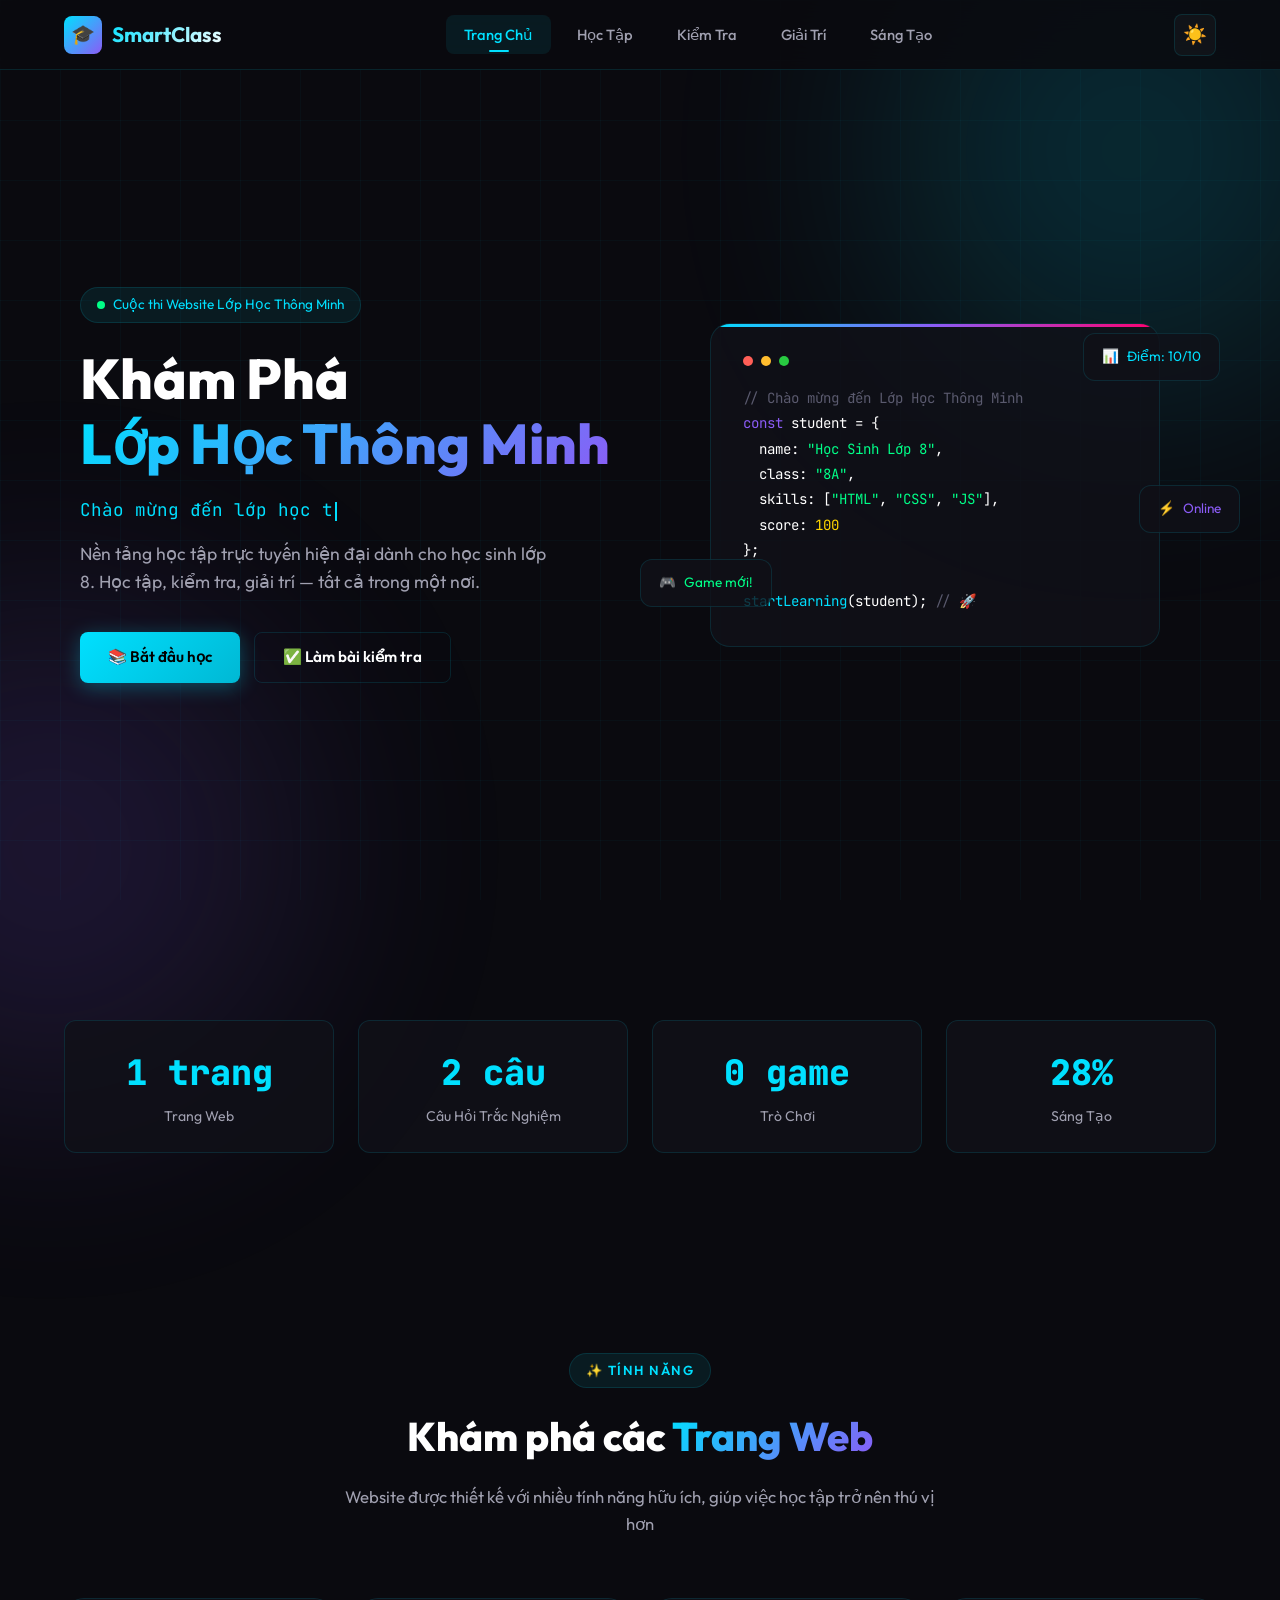
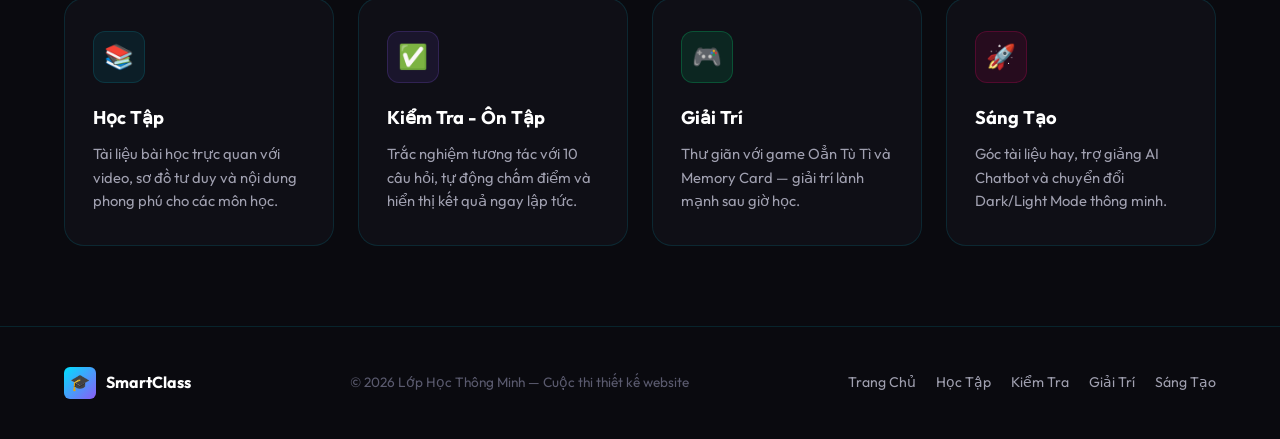
<file: index.html>
<!DOCTYPE html>
<html lang="vi" data-theme="dark">
<head>
  <meta charset="UTF-8">
  <meta name="viewport" content="width=device-width, initial-scale=1.0">
  <meta name="description" content="Website Lớp Học Thông Minh - Nền tảng học tập, kiểm tra và giải trí dành cho học sinh lớp 8">
  <title>Lớp Học Thông Minh | Trang Chủ</title>
  <link rel="stylesheet" href="css/style.css">
</head>
<body>

  <!-- Background Effects -->
  <div class="bg-grid"></div>
  <div class="bg-glow glow-1"></div>
  <div class="bg-glow glow-2"></div>

  <!-- Navbar -->
  <nav class="navbar" id="navbar">
    <div class="container">
      <a href="index.html" class="nav-logo">
        <div class="logo-icon">🎓</div>
        <span>SmartClass</span>
      </a>

      <div class="nav-links" id="navLinks">
        <a href="index.html">Trang Chủ</a>
        <a href="pages/hoc-tap.html">Học Tập</a>
        <a href="pages/kiem-tra.html">Kiểm Tra</a>
        <a href="pages/giai-tri.html">Giải Trí</a>
        <a href="pages/sang-tao.html">Sáng Tạo</a>
      </div>

      <div style="display:flex;align-items:center;gap:10px;">
        <button class="theme-toggle" id="themeToggle" onclick="toggleTheme()" title="Đổi giao diện">🌙</button>
        <button class="nav-hamburger" id="navHamburger">
          <span></span><span></span><span></span>
        </button>
      </div>
    </div>
  </nav>

  <!-- Hero Section -->
  <section class="hero" id="hero">
    <div class="container">
      <div class="hero-content">
        <div class="hero-badge">
          <span class="dot"></span>
          Cuộc thi Website Lớp Học Thông Minh
        </div>

        <h1>
          Khám Phá <br>
          <span class="highlight">Lớp Học Thông Minh</span>
        </h1>

        <div class="hero-typing" id="typingText"></div>

        <p>
          Nền tảng học tập trực tuyến hiện đại dành cho học sinh lớp 8. 
          Học tập, kiểm tra, giải trí — tất cả trong một nơi.
        </p>

        <div class="hero-btns">
          <a href="pages/hoc-tap.html" class="btn btn-primary">📚 Bắt đầu học</a>
          <a href="pages/kiem-tra.html" class="btn btn-outline">✅ Làm bài kiểm tra</a>
        </div>
      </div>

      <div class="hero-visual">
        <div class="hero-card">
          <div class="hero-card-header">
            <div class="dot"></div>
            <div class="dot"></div>
            <div class="dot"></div>
          </div>
          <div class="hero-card-code">
            <span class="comment">// Chào mừng đến Lớp Học Thông Minh</span><br>
            <span class="keyword">const</span> student = {<br>
            &nbsp;&nbsp;name: <span class="string">"Học Sinh Lớp 8"</span>,<br>
            &nbsp;&nbsp;class: <span class="string">"8A"</span>,<br>
            &nbsp;&nbsp;skills: [<span class="string">"HTML"</span>, <span class="string">"CSS"</span>, <span class="string">"JS"</span>],<br>
            &nbsp;&nbsp;score: <span class="number">100</span><br>
            };<br><br>
            <span class="function">startLearning</span>(student); <span class="comment">// 🚀</span>
          </div>
        </div>

        <div class="float-element fe-1">
          📊 <span class="text-cyan">Điểm: 10/10</span>
        </div>
        <div class="float-element fe-2">
          🎮 <span class="text-green">Game mới!</span>
        </div>
        <div class="float-element fe-3">
          ⚡ <span class="text-purple">Online</span>
        </div>
      </div>
    </div>
  </section>

  <!-- Stats Section -->
  <section class="section">
    <div class="container">
      <div class="stats-bar animate-in">
        <div class="stat-item">
          <div class="stat-number" data-target="5" data-suffix=" trang">0</div>
          <div class="stat-label">Trang Web</div>
        </div>
        <div class="stat-item">
          <div class="stat-number" data-target="10" data-suffix=" câu">0</div>
          <div class="stat-label">Câu Hỏi Trắc Nghiệm</div>
        </div>
        <div class="stat-item">
          <div class="stat-number" data-target="2" data-suffix=" game">0</div>
          <div class="stat-label">Trò Chơi</div>
        </div>
        <div class="stat-item">
          <div class="stat-number" data-target="100" data-suffix="%">0</div>
          <div class="stat-label">Sáng Tạo</div>
        </div>
      </div>
    </div>
  </section>

  <!-- Features Section -->
  <section class="section" id="features">
    <div class="container">
      <div class="section-header animate-in">
        <div class="section-tag">✨ Tính năng</div>
        <h2>Khám phá các <span class="highlight">Trang Web</span></h2>
        <p>Website được thiết kế với nhiều tính năng hữu ích, giúp việc học tập trở nên thú vị hơn</p>
      </div>

      <div class="features-grid">
        <div class="feature-card animate-in">
          <div class="card-icon">📚</div>
          <h3>Học Tập</h3>
          <p>Tài liệu bài học trực quan với video, sơ đồ tư duy và nội dung phong phú cho các môn học.</p>
        </div>
        <div class="feature-card card-purple animate-in">
          <div class="card-icon">✅</div>
          <h3>Kiểm Tra - Ôn Tập</h3>
          <p>Trắc nghiệm tương tác với 10 câu hỏi, tự động chấm điểm và hiển thị kết quả ngay lập tức.</p>
        </div>
        <div class="feature-card card-green animate-in">
          <div class="card-icon">🎮</div>
          <h3>Giải Trí</h3>
          <p>Thư giãn với game Oẳn Tù Tì và Memory Card — giải trí lành mạnh sau giờ học.</p>
        </div>
        <div class="feature-card card-pink animate-in">
          <div class="card-icon">🚀</div>
          <h3>Sáng Tạo</h3>
          <p>Góc tài liệu hay, trợ giảng AI Chatbot và chuyển đổi Dark/Light Mode thông minh.</p>
        </div>
      </div>
    </div>
  </section>

  <!-- Footer -->
  <footer class="footer">
    <div class="container">
      <div class="footer-brand">
        <div class="logo-icon">🎓</div>
        <span>SmartClass</span>
      </div>
      <p>© 2026 Lớp Học Thông Minh — Cuộc thi thiết kế website</p>
      <div class="footer-links">
        <a href="index.html">Trang Chủ</a>
        <a href="pages/hoc-tap.html">Học Tập</a>
        <a href="pages/kiem-tra.html">Kiểm Tra</a>
        <a href="pages/giai-tri.html">Giải Trí</a>
        <a href="pages/sang-tao.html">Sáng Tạo</a>
      </div>
    </div>
  </footer>

  <script src="js/script.js"></script>
</body>
</html>
</file>
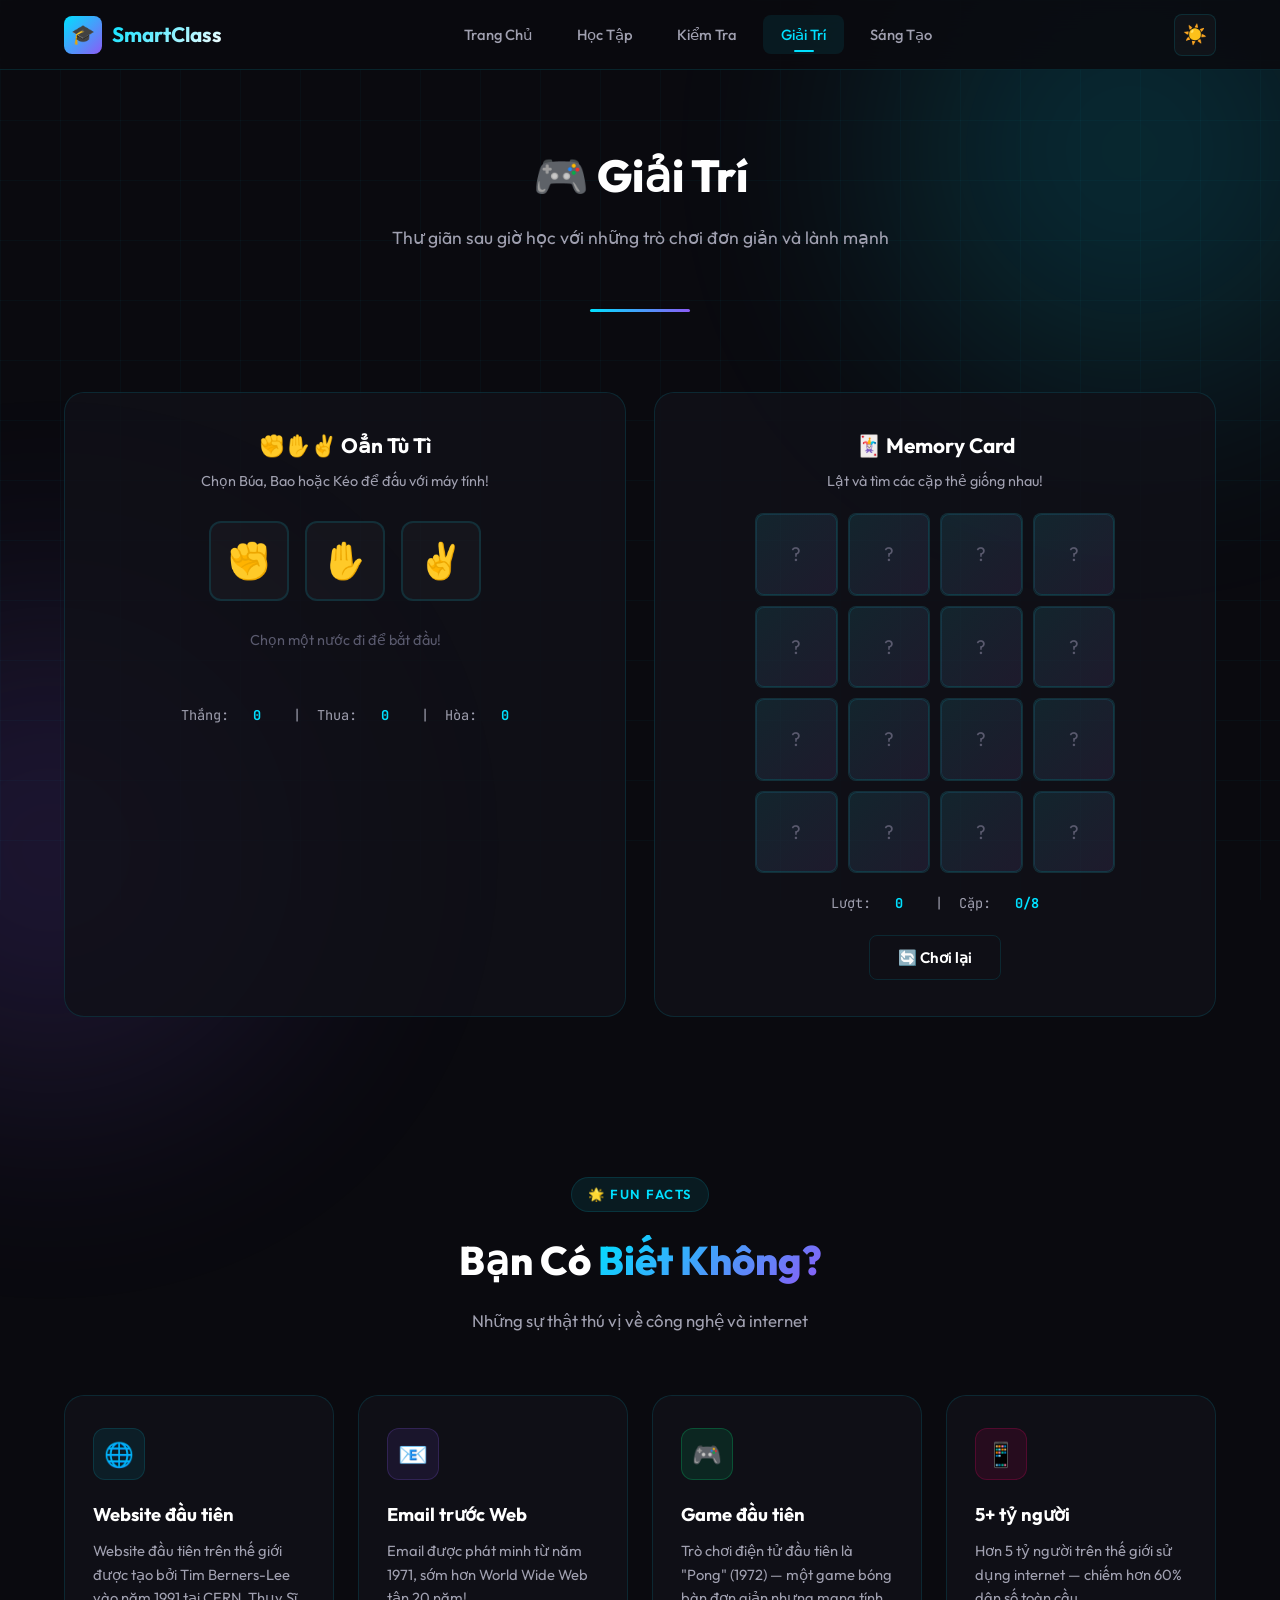
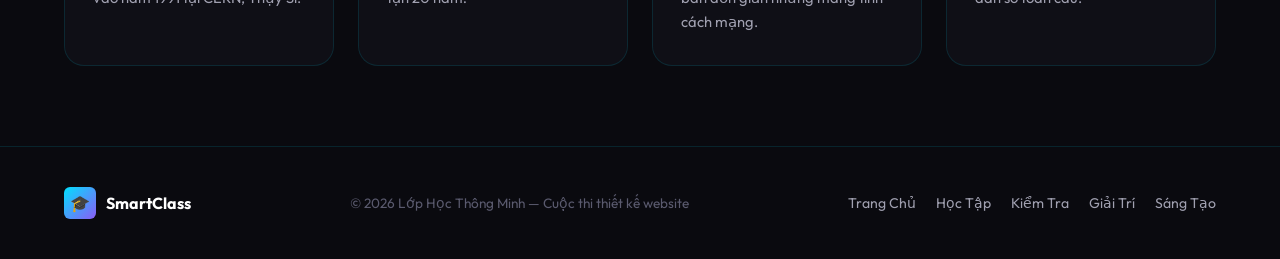
<file: pages/giai-tri.html>
<!DOCTYPE html>
<html lang="vi" data-theme="dark">
<head>
  <meta charset="UTF-8">
  <meta name="viewport" content="width=device-width, initial-scale=1.0">
  <meta name="description" content="Giải trí - Trò chơi thư giãn lành mạnh: Oẳn Tù Tì và Memory Card">
  <title>Giải Trí | Lớp Học Thông Minh</title>
  <link rel="stylesheet" href="../css/style.css">
</head>
<body>

  <div class="bg-grid"></div>
  <div class="bg-glow glow-1"></div>
  <div class="bg-glow glow-2"></div>

  <!-- Navbar -->
  <nav class="navbar">
    <div class="container">
      <a href="../index.html" class="nav-logo">
        <div class="logo-icon">🎓</div>
        <span>SmartClass</span>
      </a>
      <div class="nav-links" id="navLinks">
        <a href="../index.html">Trang Chủ</a>
        <a href="hoc-tap.html">Học Tập</a>
        <a href="kiem-tra.html">Kiểm Tra</a>
        <a href="giai-tri.html">Giải Trí</a>
        <a href="sang-tao.html">Sáng Tạo</a>
      </div>
      <div style="display:flex;align-items:center;gap:10px;">
        <button class="theme-toggle" id="themeToggle" onclick="toggleTheme()" title="Đổi giao diện">🌙</button>
        <button class="nav-hamburger" id="navHamburger">
          <span></span><span></span><span></span>
        </button>
      </div>
    </div>
  </nav>

  <!-- Page Header -->
  <section class="page-header">
    <div class="container">
      <h1>🎮 Giải Trí</h1>
      <p>Thư giãn sau giờ học với những trò chơi đơn giản và lành mạnh</p>
    </div>
  </section>

  <!-- Games Section -->
  <section class="section">
    <div class="container">
      <div class="games-grid">

        <!-- Rock Paper Scissors -->
        <div class="rps-game animate-in">
          <h3>✊✋✌️ Oẳn Tù Tì</h3>
          <p class="game-desc">Chọn Búa, Bao hoặc Kéo để đấu với máy tính!</p>

          <div class="rps-choices">
            <button class="rps-btn" onclick="playRPS('✊')" title="Búa">✊</button>
            <button class="rps-btn" onclick="playRPS('✋')" title="Bao">✋</button>
            <button class="rps-btn" onclick="playRPS('✌️')" title="Kéo">✌️</button>
          </div>

          <div class="rps-result" id="rpsResult">
            <p style="color: var(--text-muted); font-size: 0.9rem;">Chọn một nước đi để bắt đầu!</p>
          </div>

          <div class="rps-score" id="rpsScoreBoard">
            Thắng: <span>0</span> &nbsp;|&nbsp; 
            Thua: <span>0</span> &nbsp;|&nbsp; 
            Hòa: <span>0</span>
          </div>
        </div>

        <!-- Memory Card Game -->
        <div class="memory-game animate-in">
          <h3>🃏 Memory Card</h3>
          <p class="game-desc">Lật và tìm các cặp thẻ giống nhau!</p>

          <div class="memory-board" id="memoryBoard">
            <!-- Cards rendered by JS -->
          </div>

          <div class="memory-stats" id="memoryStats">
            Lượt: <span>0</span> &nbsp;|&nbsp; 
            Cặp: <span>0/8</span>
          </div>

          <button class="btn btn-outline mt-40" onclick="initMemoryGame()" style="margin: 20px auto 0; display: block;">
            🔄 Chơi lại
          </button>
        </div>

      </div>
    </div>
  </section>

  <!-- Fun Facts Section -->
  <section class="section">
    <div class="container">
      <div class="section-header animate-in">
        <div class="section-tag">🌟 Fun Facts</div>
        <h2>Bạn Có <span class="highlight">Biết Không?</span></h2>
        <p>Những sự thật thú vị về công nghệ và internet</p>
      </div>

      <div class="features-grid">
        <div class="feature-card animate-in">
          <div class="card-icon">🌐</div>
          <h3>Website đầu tiên</h3>
          <p>Website đầu tiên trên thế giới được tạo bởi Tim Berners-Lee vào năm 1991 tại CERN, Thụy Sĩ.</p>
        </div>
        <div class="feature-card card-purple animate-in">
          <div class="card-icon">📧</div>
          <h3>Email trước Web</h3>
          <p>Email được phát minh từ năm 1971, sớm hơn World Wide Web tận 20 năm!</p>
        </div>
        <div class="feature-card card-green animate-in">
          <div class="card-icon">🎮</div>
          <h3>Game đầu tiên</h3>
          <p>Trò chơi điện tử đầu tiên là "Pong" (1972) — một game bóng bàn đơn giản nhưng mang tính cách mạng.</p>
        </div>
        <div class="feature-card card-pink animate-in">
          <div class="card-icon">📱</div>
          <h3>5+ tỷ người</h3>
          <p>Hơn 5 tỷ người trên thế giới sử dụng internet — chiếm hơn 60% dân số toàn cầu.</p>
        </div>
      </div>
    </div>
  </section>

  <!-- Footer -->
  <footer class="footer">
    <div class="container">
      <div class="footer-brand">
        <div class="logo-icon">🎓</div>
        <span>SmartClass</span>
      </div>
      <p>© 2026 Lớp Học Thông Minh — Cuộc thi thiết kế website</p>
      <div class="footer-links">
        <a href="../index.html">Trang Chủ</a>
        <a href="hoc-tap.html">Học Tập</a>
        <a href="kiem-tra.html">Kiểm Tra</a>
        <a href="giai-tri.html">Giải Trí</a>
        <a href="sang-tao.html">Sáng Tạo</a>
      </div>
    </div>
  </footer>

  <script src="../js/script.js"></script>
</body>
</html>
</file>
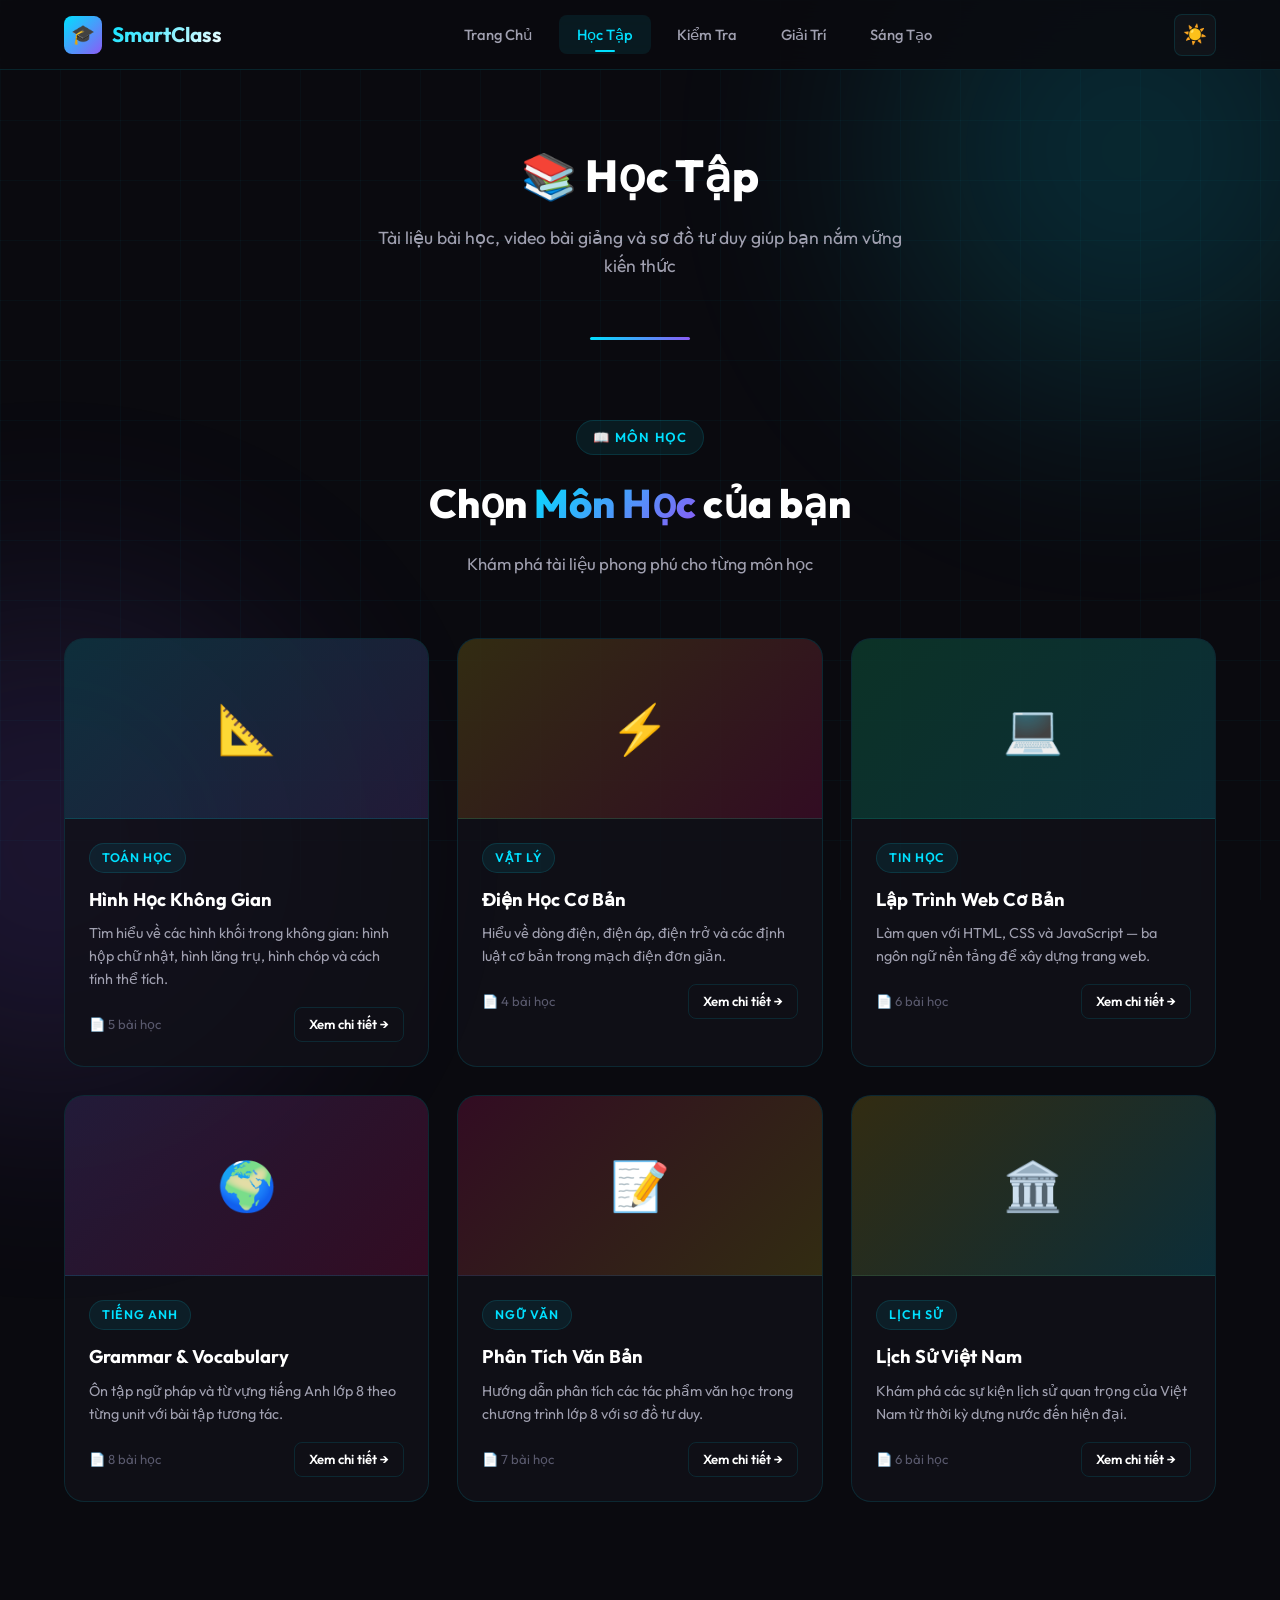
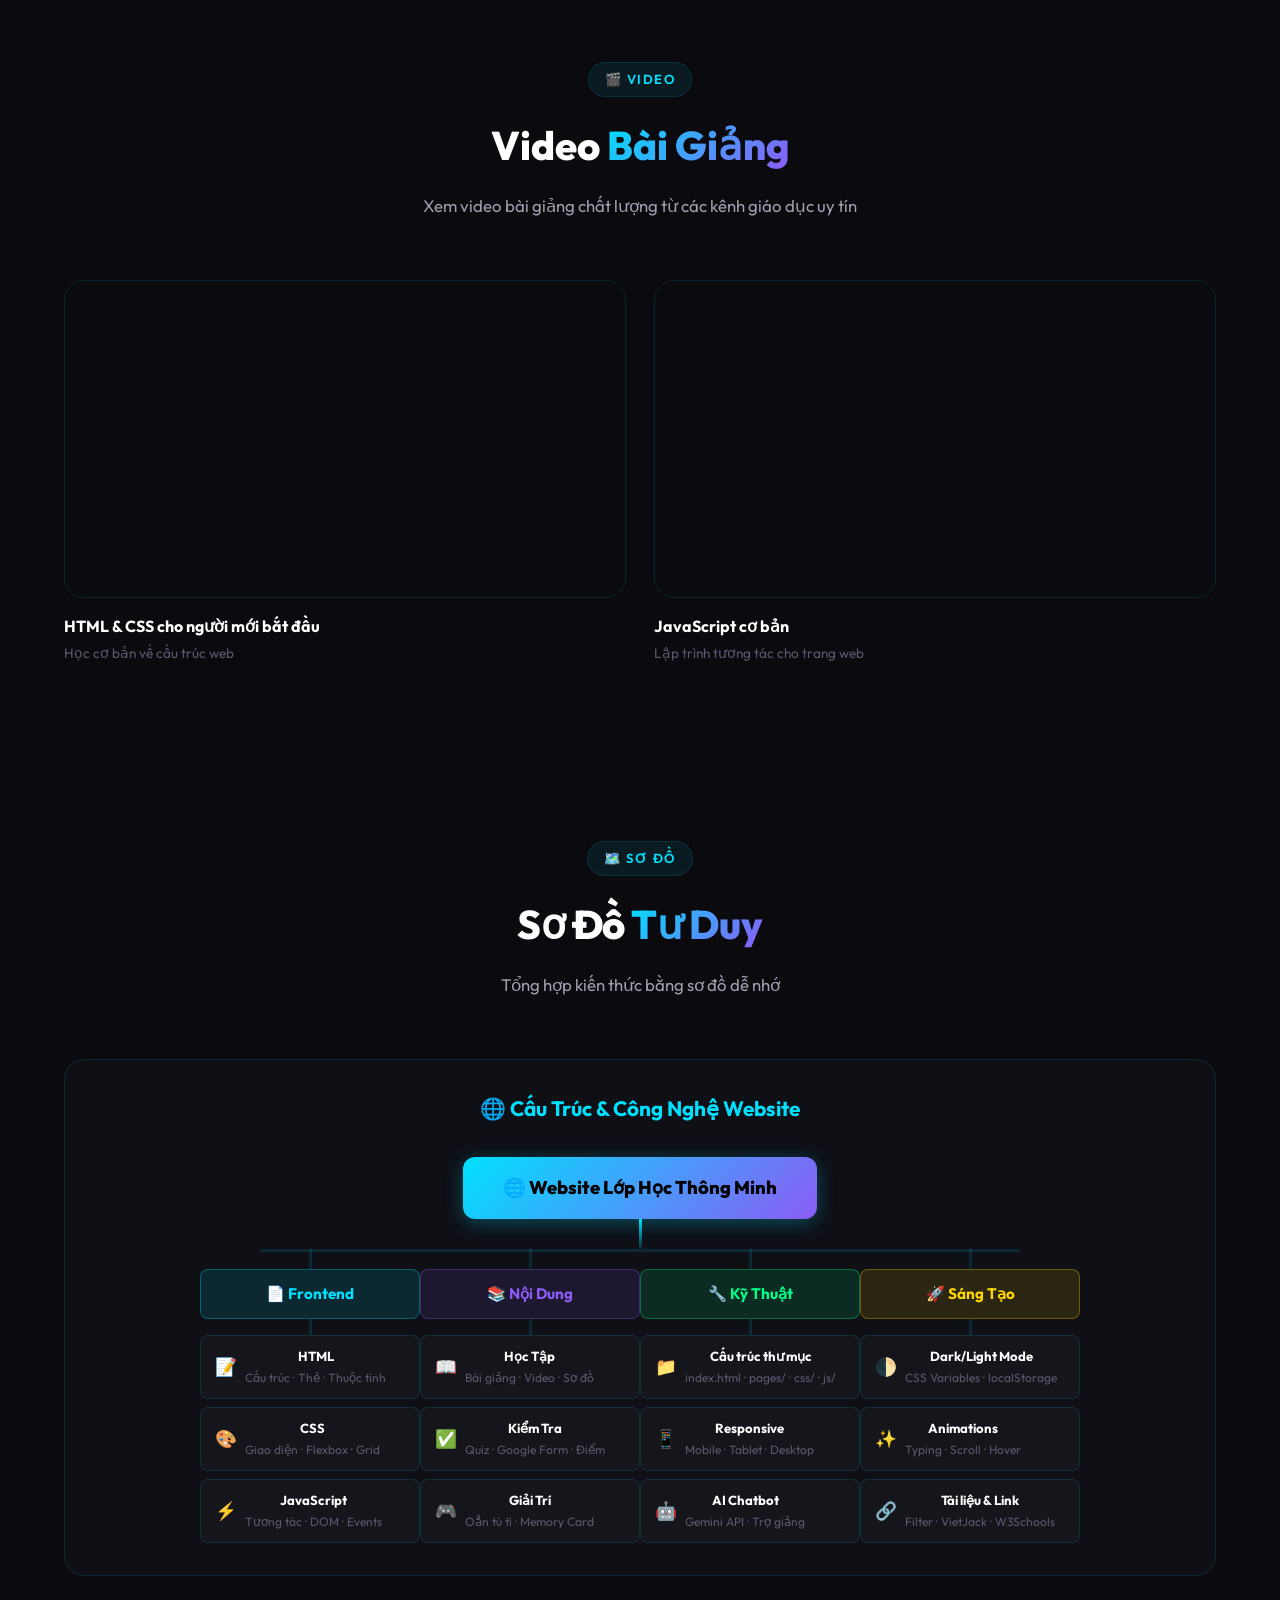
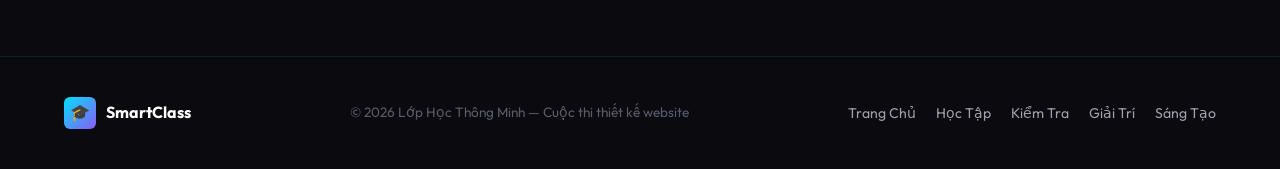
<file: pages/hoc-tap.html>
<!DOCTYPE html>
<html lang="vi" data-theme="dark">
<head>
  <meta charset="UTF-8">
  <meta name="viewport" content="width=device-width, initial-scale=1.0">
  <meta name="description" content="Trang Học Tập - Tài liệu, video bài giảng và sơ đồ tư duy cho các môn học">
  <title>Học Tập | Lớp Học Thông Minh</title>
  <link rel="stylesheet" href="../css/style.css">
</head>
<body>

  <div class="bg-grid"></div>
  <div class="bg-glow glow-1"></div>
  <div class="bg-glow glow-2"></div>

  <!-- Navbar -->
  <nav class="navbar">
    <div class="container">
      <a href="../index.html" class="nav-logo">
        <div class="logo-icon">🎓</div>
        <span>SmartClass</span>
      </a>
      <div class="nav-links" id="navLinks">
        <a href="../index.html">Trang Chủ</a>
        <a href="hoc-tap.html">Học Tập</a>
        <a href="kiem-tra.html">Kiểm Tra</a>
        <a href="giai-tri.html">Giải Trí</a>
        <a href="sang-tao.html">Sáng Tạo</a>
      </div>
      <div style="display:flex;align-items:center;gap:10px;">
        <button class="theme-toggle" id="themeToggle" onclick="toggleTheme()" title="Đổi giao diện">🌙</button>
        <button class="nav-hamburger" id="navHamburger">
          <span></span><span></span><span></span>
        </button>
      </div>
    </div>
  </nav>

  <!-- Page Header -->
  <section class="page-header">
    <div class="container">
      <h1>📚 Học Tập</h1>
      <p>Tài liệu bài học, video bài giảng và sơ đồ tư duy giúp bạn nắm vững kiến thức</p>
    </div>
  </section>

  <!-- Learning Cards -->
  <section class="section">
    <div class="container">
      <div class="section-header animate-in">
        <div class="section-tag">📖 Môn học</div>
        <h2>Chọn <span class="highlight">Môn Học</span> của bạn</h2>
        <p>Khám phá tài liệu phong phú cho từng môn học</p>
      </div>

      <div class="learning-grid">
        <!-- Toán -->
        <div class="learning-card animate-in">
          <div class="card-thumb-placeholder" style="background: linear-gradient(135deg, rgba(0,224,255,0.15), rgba(139,92,246,0.15));">📐</div>
          <div class="card-body">
            <div class="card-tag">Toán học</div>
            <h3>Hình Học Không Gian</h3>
            <p>Tìm hiểu về các hình khối trong không gian: hình hộp chữ nhật, hình lăng trụ, hình chóp và cách tính thể tích.</p>
            <div class="card-footer">
              <span style="color: var(--text-muted); font-size: 0.82rem;">📄 5 bài học</span>
              <span class="btn btn-outline" style="padding: 6px 14px; font-size: 0.82rem;">Xem chi tiết →</span>
            </div>
          </div>
        </div>

        <!-- Vật Lý -->
        <div class="learning-card animate-in">
          <div class="card-thumb-placeholder" style="background: linear-gradient(135deg, rgba(255,214,0,0.15), rgba(255,0,110,0.15));">⚡</div>
          <div class="card-body">
            <div class="card-tag">Vật Lý</div>
            <h3>Điện Học Cơ Bản</h3>
            <p>Hiểu về dòng điện, điện áp, điện trở và các định luật cơ bản trong mạch điện đơn giản.</p>
            <div class="card-footer">
              <span style="color: var(--text-muted); font-size: 0.82rem;">📄 4 bài học</span>
              <span class="btn btn-outline" style="padding: 6px 14px; font-size: 0.82rem;">Xem chi tiết →</span>
            </div>
          </div>
        </div>

        <!-- Tin Học -->
        <div class="learning-card animate-in">
          <div class="card-thumb-placeholder" style="background: linear-gradient(135deg, rgba(0,255,136,0.15), rgba(0,224,255,0.15));">💻</div>
          <div class="card-body">
            <div class="card-tag">Tin Học</div>
            <h3>Lập Trình Web Cơ Bản</h3>
            <p>Làm quen với HTML, CSS và JavaScript — ba ngôn ngữ nền tảng để xây dựng trang web.</p>
            <div class="card-footer">
              <span style="color: var(--text-muted); font-size: 0.82rem;">📄 6 bài học</span>
              <span class="btn btn-outline" style="padding: 6px 14px; font-size: 0.82rem;">Xem chi tiết →</span>
            </div>
          </div>
        </div>

        <!-- Tiếng Anh -->
        <div class="learning-card animate-in">
          <div class="card-thumb-placeholder" style="background: linear-gradient(135deg, rgba(139,92,246,0.15), rgba(255,0,110,0.15));">🌍</div>
          <div class="card-body">
            <div class="card-tag">Tiếng Anh</div>
            <h3>Grammar & Vocabulary</h3>
            <p>Ôn tập ngữ pháp và từ vựng tiếng Anh lớp 8 theo từng unit với bài tập tương tác.</p>
            <div class="card-footer">
              <span style="color: var(--text-muted); font-size: 0.82rem;">📄 8 bài học</span>
              <span class="btn btn-outline" style="padding: 6px 14px; font-size: 0.82rem;">Xem chi tiết →</span>
            </div>
          </div>
        </div>

        <!-- Ngữ Văn -->
        <div class="learning-card animate-in">
          <div class="card-thumb-placeholder" style="background: linear-gradient(135deg, rgba(255,0,110,0.15), rgba(255,214,0,0.15));">📝</div>
          <div class="card-body">
            <div class="card-tag">Ngữ Văn</div>
            <h3>Phân Tích Văn Bản</h3>
            <p>Hướng dẫn phân tích các tác phẩm văn học trong chương trình lớp 8 với sơ đồ tư duy.</p>
            <div class="card-footer">
              <span style="color: var(--text-muted); font-size: 0.82rem;">📄 7 bài học</span>
              <span class="btn btn-outline" style="padding: 6px 14px; font-size: 0.82rem;">Xem chi tiết →</span>
            </div>
          </div>
        </div>

        <!-- Lịch Sử -->
        <div class="learning-card animate-in">
          <div class="card-thumb-placeholder" style="background: linear-gradient(135deg, rgba(255,214,0,0.15), rgba(0,224,255,0.15));">🏛️</div>
          <div class="card-body">
            <div class="card-tag">Lịch Sử</div>
            <h3>Lịch Sử Việt Nam</h3>
            <p>Khám phá các sự kiện lịch sử quan trọng của Việt Nam từ thời kỳ dựng nước đến hiện đại.</p>
            <div class="card-footer">
              <span style="color: var(--text-muted); font-size: 0.82rem;">📄 6 bài học</span>
              <span class="btn btn-outline" style="padding: 6px 14px; font-size: 0.82rem;">Xem chi tiết →</span>
            </div>
          </div>
        </div>
      </div>
    </div>
  </section>

  <!-- Video Section -->
  <section class="section">
    <div class="container">
      <div class="section-header animate-in">
        <div class="section-tag">🎬 Video</div>
        <h2>Video <span class="highlight">Bài Giảng</span></h2>
        <p>Xem video bài giảng chất lượng từ các kênh giáo dục uy tín</p>
      </div>

      <div class="learning-grid" style="grid-template-columns: repeat(auto-fit, minmax(380px, 1fr));">
        <div class="animate-in">
          <div class="video-container">
            <iframe src="https://www.youtube.com/embed/qz0aGYrrlhU" title="HTML CSS Tutorial" allowfullscreen></iframe>
          </div>
          <div style="padding: 16px 0;">
            <h3 style="font-size: 1rem; margin-bottom: 4px;">HTML & CSS cho người mới bắt đầu</h3>
            <p style="color: var(--text-muted); font-size: 0.85rem;">Học cơ bản về cấu trúc web</p>
          </div>
        </div>

        <div class="animate-in">
          <div class="video-container">
            <iframe src="https://www.youtube.com/embed/W6NZfCO5SIk" title="JavaScript Tutorial" allowfullscreen></iframe>
          </div>
          <div style="padding: 16px 0;">
            <h3 style="font-size: 1rem; margin-bottom: 4px;">JavaScript cơ bản</h3>
            <p style="color: var(--text-muted); font-size: 0.85rem;">Lập trình tương tác cho trang web</p>
          </div>
        </div>
      </div>
    </div>
  </section>

  <!-- Mindmap / Diagram Section -->
  <section class="section">
    <div class="container">
      <div class="section-header animate-in">
        <div class="section-tag">🗺️ Sơ đồ</div>
        <h2>Sơ Đồ <span class="highlight">Tư Duy</span></h2>
        <p>Tổng hợp kiến thức bằng sơ đồ dễ nhớ</p>
      </div>

      <div class="diagram-container animate-in" style="overflow-x: auto;">
        <div style="text-align: center; min-width: 700px;">
          <h3 style="margin-bottom: 32px; color: var(--cyan-primary); font-size: 1.3rem;">🌐 Cấu Trúc & Công Nghệ Website</h3>
          
          <div style="display: flex; flex-direction: column; align-items: center; gap: 0;">
            <!-- Level 0: Root -->
            <div style="padding: 16px 40px; background: linear-gradient(135deg, var(--cyan-primary), var(--accent-purple)); color: #000; font-weight: 800; border-radius: var(--radius-md); font-size: 1.15rem; box-shadow: 0 4px 20px var(--cyan-glow);">
              🌐 Website Lớp Học Thông Minh
            </div>
            <div style="width: 3px; height: 30px; background: linear-gradient(var(--cyan-primary), var(--border-glass));"></div>
            
            <!-- Level 1: Main branches -->
            <div style="display: flex; gap: 0; position: relative; width: 100%; justify-content: center;">
              <!-- Horizontal connector line -->
              <div style="position: absolute; top: 0; left: 15%; right: 15%; height: 3px; background: var(--border-glass);"></div>
              
              <!-- Branch 1: Frontend -->
              <div style="flex: 1; max-width: 220px; display: flex; flex-direction: column; align-items: center;">
                <div style="width: 3px; height: 20px; background: var(--border-glass);"></div>
                <div style="padding: 12px 20px; background: rgba(0,224,255,0.12); border: 1.5px solid rgba(0,224,255,0.3); border-radius: var(--radius-sm); font-weight: 700; font-size: 0.95rem; color: var(--cyan-primary); width: 100%; text-align: center;">
                  📄 Frontend
                </div>
                <div style="width: 3px; height: 16px; background: var(--border-glass);"></div>
                <div style="display: flex; flex-direction: column; gap: 8px; width: 100%;">
                  <div style="padding: 10px 14px; background: var(--bg-glass); border: 1px solid var(--border-glass); border-radius: 8px; font-size: 0.82rem; display: flex; align-items: center; gap: 8px;">
                    <span style="font-size: 1.1rem;">📝</span>
                    <div><strong>HTML</strong><br><span style="color: var(--text-muted); font-size: 0.75rem;">Cấu trúc · Thẻ · Thuộc tính</span></div>
                  </div>
                  <div style="padding: 10px 14px; background: var(--bg-glass); border: 1px solid var(--border-glass); border-radius: 8px; font-size: 0.82rem; display: flex; align-items: center; gap: 8px;">
                    <span style="font-size: 1.1rem;">🎨</span>
                    <div><strong>CSS</strong><br><span style="color: var(--text-muted); font-size: 0.75rem;">Giao diện · Flexbox · Grid</span></div>
                  </div>
                  <div style="padding: 10px 14px; background: var(--bg-glass); border: 1px solid var(--border-glass); border-radius: 8px; font-size: 0.82rem; display: flex; align-items: center; gap: 8px;">
                    <span style="font-size: 1.1rem;">⚡</span>
                    <div><strong>JavaScript</strong><br><span style="color: var(--text-muted); font-size: 0.75rem;">Tương tác · DOM · Events</span></div>
                  </div>
                </div>
              </div>

              <!-- Branch 2: Nội dung -->
              <div style="flex: 1; max-width: 220px; display: flex; flex-direction: column; align-items: center;">
                <div style="width: 3px; height: 20px; background: var(--border-glass);"></div>
                <div style="padding: 12px 20px; background: rgba(139,92,246,0.12); border: 1.5px solid rgba(139,92,246,0.3); border-radius: var(--radius-sm); font-weight: 700; font-size: 0.95rem; color: var(--accent-purple); width: 100%; text-align: center;">
                  📚 Nội Dung
                </div>
                <div style="width: 3px; height: 16px; background: var(--border-glass);"></div>
                <div style="display: flex; flex-direction: column; gap: 8px; width: 100%;">
                  <div style="padding: 10px 14px; background: var(--bg-glass); border: 1px solid var(--border-glass); border-radius: 8px; font-size: 0.82rem; display: flex; align-items: center; gap: 8px;">
                    <span style="font-size: 1.1rem;">📖</span>
                    <div><strong>Học Tập</strong><br><span style="color: var(--text-muted); font-size: 0.75rem;">Bài giảng · Video · Sơ đồ</span></div>
                  </div>
                  <div style="padding: 10px 14px; background: var(--bg-glass); border: 1px solid var(--border-glass); border-radius: 8px; font-size: 0.82rem; display: flex; align-items: center; gap: 8px;">
                    <span style="font-size: 1.1rem;">✅</span>
                    <div><strong>Kiểm Tra</strong><br><span style="color: var(--text-muted); font-size: 0.75rem;">Quiz · Google Form · Điểm</span></div>
                  </div>
                  <div style="padding: 10px 14px; background: var(--bg-glass); border: 1px solid var(--border-glass); border-radius: 8px; font-size: 0.82rem; display: flex; align-items: center; gap: 8px;">
                    <span style="font-size: 1.1rem;">🎮</span>
                    <div><strong>Giải Trí</strong><br><span style="color: var(--text-muted); font-size: 0.75rem;">Oẳn tù tì · Memory Card</span></div>
                  </div>
                </div>
              </div>

              <!-- Branch 3: Kỹ thuật -->
              <div style="flex: 1; max-width: 220px; display: flex; flex-direction: column; align-items: center;">
                <div style="width: 3px; height: 20px; background: var(--border-glass);"></div>
                <div style="padding: 12px 20px; background: rgba(0,255,136,0.12); border: 1.5px solid rgba(0,255,136,0.3); border-radius: var(--radius-sm); font-weight: 700; font-size: 0.95rem; color: var(--accent-green); width: 100%; text-align: center;">
                  🔧 Kỹ Thuật
                </div>
                <div style="width: 3px; height: 16px; background: var(--border-glass);"></div>
                <div style="display: flex; flex-direction: column; gap: 8px; width: 100%;">
                  <div style="padding: 10px 14px; background: var(--bg-glass); border: 1px solid var(--border-glass); border-radius: 8px; font-size: 0.82rem; display: flex; align-items: center; gap: 8px;">
                    <span style="font-size: 1.1rem;">📁</span>
                    <div><strong>Cấu trúc thư mục</strong><br><span style="color: var(--text-muted); font-size: 0.75rem;">index.html · pages/ · css/ · js/</span></div>
                  </div>
                  <div style="padding: 10px 14px; background: var(--bg-glass); border: 1px solid var(--border-glass); border-radius: 8px; font-size: 0.82rem; display: flex; align-items: center; gap: 8px;">
                    <span style="font-size: 1.1rem;">📱</span>
                    <div><strong>Responsive</strong><br><span style="color: var(--text-muted); font-size: 0.75rem;">Mobile · Tablet · Desktop</span></div>
                  </div>
                  <div style="padding: 10px 14px; background: var(--bg-glass); border: 1px solid var(--border-glass); border-radius: 8px; font-size: 0.82rem; display: flex; align-items: center; gap: 8px;">
                    <span style="font-size: 1.1rem;">🤖</span>
                    <div><strong>AI Chatbot</strong><br><span style="color: var(--text-muted); font-size: 0.75rem;">Gemini API · Trợ giảng</span></div>
                  </div>
                </div>
              </div>

              <!-- Branch 4: Sáng tạo -->
              <div style="flex: 1; max-width: 220px; display: flex; flex-direction: column; align-items: center;">
                <div style="width: 3px; height: 20px; background: var(--border-glass);"></div>
                <div style="padding: 12px 20px; background: rgba(255,214,0,0.12); border: 1.5px solid rgba(255,214,0,0.3); border-radius: var(--radius-sm); font-weight: 700; font-size: 0.95rem; color: var(--accent-yellow); width: 100%; text-align: center;">
                  🚀 Sáng Tạo
                </div>
                <div style="width: 3px; height: 16px; background: var(--border-glass);"></div>
                <div style="display: flex; flex-direction: column; gap: 8px; width: 100%;">
                  <div style="padding: 10px 14px; background: var(--bg-glass); border: 1px solid var(--border-glass); border-radius: 8px; font-size: 0.82rem; display: flex; align-items: center; gap: 8px;">
                    <span style="font-size: 1.1rem;">🌓</span>
                    <div><strong>Dark/Light Mode</strong><br><span style="color: var(--text-muted); font-size: 0.75rem;">CSS Variables · localStorage</span></div>
                  </div>
                  <div style="padding: 10px 14px; background: var(--bg-glass); border: 1px solid var(--border-glass); border-radius: 8px; font-size: 0.82rem; display: flex; align-items: center; gap: 8px;">
                    <span style="font-size: 1.1rem;">✨</span>
                    <div><strong>Animations</strong><br><span style="color: var(--text-muted); font-size: 0.75rem;">Typing · Scroll · Hover</span></div>
                  </div>
                  <div style="padding: 10px 14px; background: var(--bg-glass); border: 1px solid var(--border-glass); border-radius: 8px; font-size: 0.82rem; display: flex; align-items: center; gap: 8px;">
                    <span style="font-size: 1.1rem;">🔗</span>
                    <div><strong>Tài liệu & Link</strong><br><span style="color: var(--text-muted); font-size: 0.75rem;">Filter · VietJack · W3Schools</span></div>
                  </div>
                </div>
              </div>
            </div>
          </div>
        </div>
      </div>
    </div>
  </section>

  <!-- Footer -->
  <footer class="footer">
    <div class="container">
      <div class="footer-brand">
        <div class="logo-icon">🎓</div>
        <span>SmartClass</span>
      </div>
      <p>© 2026 Lớp Học Thông Minh — Cuộc thi thiết kế website</p>
      <div class="footer-links">
        <a href="../index.html">Trang Chủ</a>
        <a href="hoc-tap.html">Học Tập</a>
        <a href="kiem-tra.html">Kiểm Tra</a>
        <a href="giai-tri.html">Giải Trí</a>
        <a href="sang-tao.html">Sáng Tạo</a>
      </div>
    </div>
  </footer>

  <script src="../js/script.js"></script>
</body>
</html>
</file>
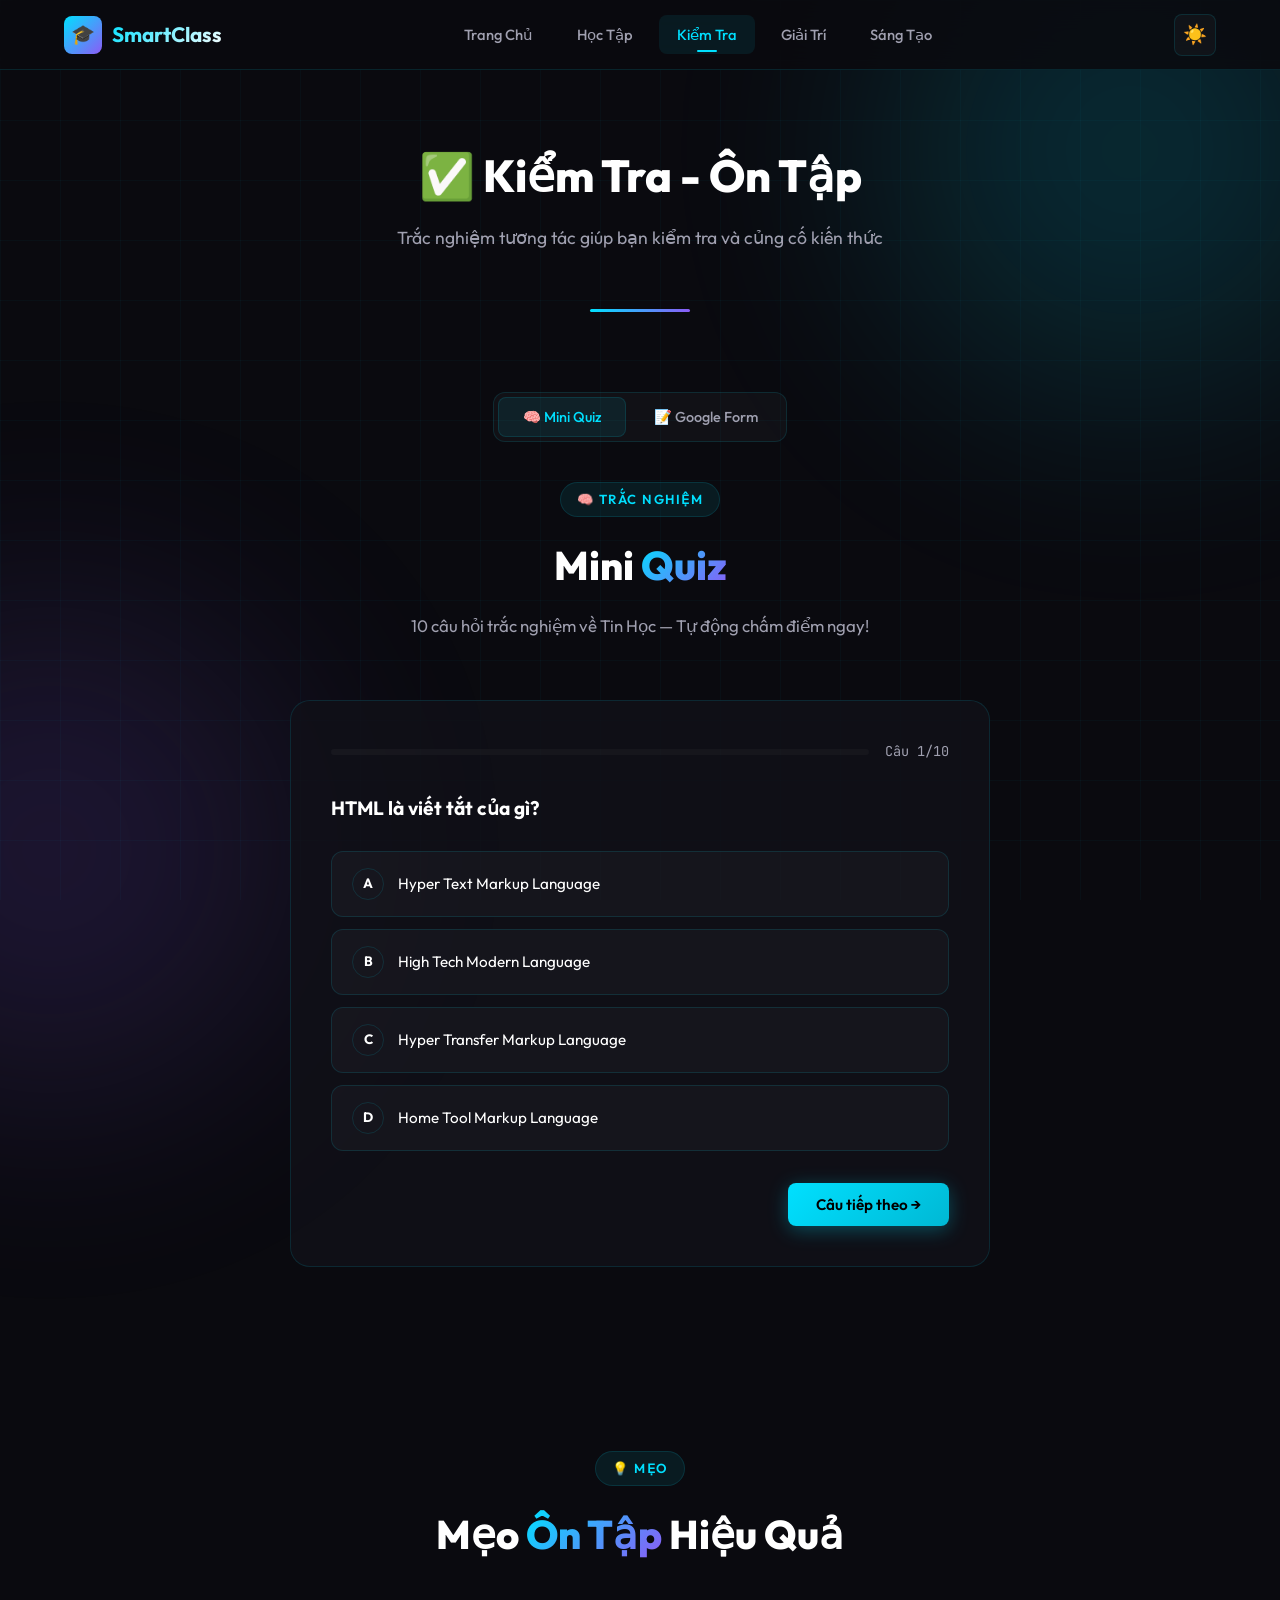
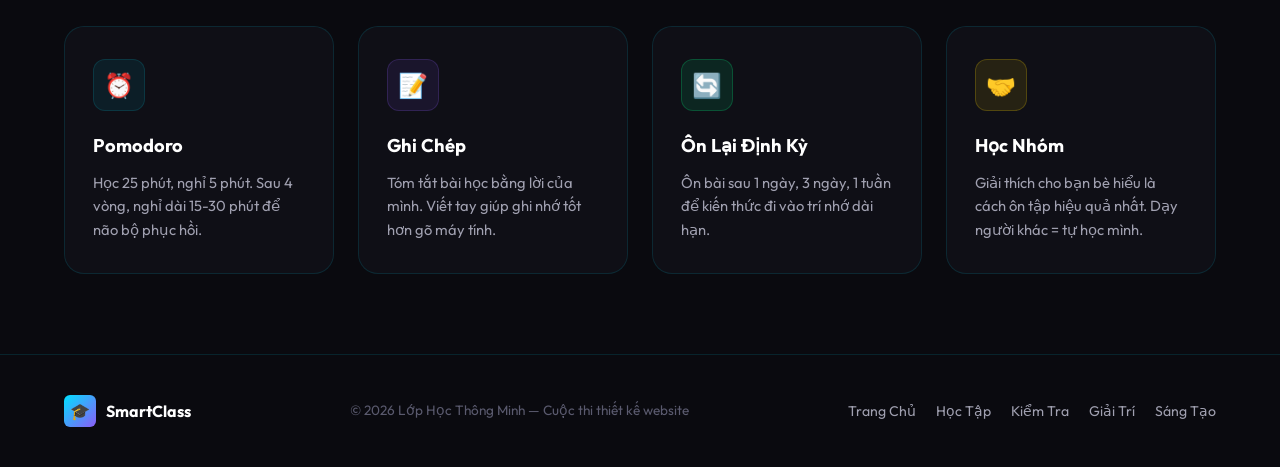
<file: pages/kiem-tra.html>
<!DOCTYPE html>
<html lang="vi" data-theme="dark">
<head>
  <meta charset="UTF-8">
  <meta name="viewport" content="width=device-width, initial-scale=1.0">
  <meta name="description" content="Kiểm tra ôn tập - Bài trắc nghiệm tương tác tự động chấm điểm">
  <title>Kiểm Tra - Ôn Tập | Lớp Học Thông Minh</title>
  <link rel="stylesheet" href="../css/style.css">
</head>
<body>

  <div class="bg-grid"></div>
  <div class="bg-glow glow-1"></div>
  <div class="bg-glow glow-2"></div>

  <!-- Navbar -->
  <nav class="navbar">
    <div class="container">
      <a href="../index.html" class="nav-logo">
        <div class="logo-icon">🎓</div>
        <span>SmartClass</span>
      </a>
      <div class="nav-links" id="navLinks">
        <a href="../index.html">Trang Chủ</a>
        <a href="hoc-tap.html">Học Tập</a>
        <a href="kiem-tra.html">Kiểm Tra</a>
        <a href="giai-tri.html">Giải Trí</a>
        <a href="sang-tao.html">Sáng Tạo</a>
      </div>
      <div style="display:flex;align-items:center;gap:10px;">
        <button class="theme-toggle" id="themeToggle" onclick="toggleTheme()" title="Đổi giao diện">🌙</button>
        <button class="nav-hamburger" id="navHamburger">
          <span></span><span></span><span></span>
        </button>
      </div>
    </div>
  </nav>

  <!-- Page Header -->
  <section class="page-header">
    <div class="container">
      <h1>✅ Kiểm Tra - Ôn Tập</h1>
      <p>Trắc nghiệm tương tác giúp bạn kiểm tra và củng cố kiến thức</p>
    </div>
  </section>

  <!-- Quiz Section -->
  <section class="section">
    <div class="container">

      <!-- Tabs -->
      <div class="tabs-container">
        <div class="tabs" style="margin-bottom: 40px;">
          <button class="tab-btn active" data-tab="tab-quiz">🧠 Mini Quiz</button>
          <button class="tab-btn" data-tab="tab-form">📝 Google Form</button>
        </div>

        <!-- Tab 1: Mini Quiz -->
        <div class="tab-content active" id="tab-quiz">
          <div class="section-header animate-in">
            <div class="section-tag">🧠 Trắc nghiệm</div>
            <h2>Mini <span class="highlight">Quiz</span></h2>
            <p>10 câu hỏi trắc nghiệm về Tin Học — Tự động chấm điểm ngay!</p>
          </div>

          <div class="quiz-container">
            <div class="quiz-card" id="quizCard">
              <!-- Quiz renders here by JS -->
            </div>
          </div>
        </div>

        <!-- Tab 2: Google Form -->
        <div class="tab-content" id="tab-form">
          <div class="section-header animate-in">
            <div class="section-tag">📝 Bài kiểm tra</div>
            <h2>Bài Kiểm Tra <span class="highlight">Google Form</span></h2>
            <p>Làm bài kiểm tra đầy đủ ngay trên trang web — không cần mở tab mới</p>
          </div>

          <div class="form-embed animate-in">
            <iframe 
              src="https://docs.google.com/forms/d/e/1FAIpQLSe5Y8wHAByLyjqfOeuK0g0HJqWIQ9GIEp1hXgIiJI37BCCQ3A/viewform?embedded=true" 
              width="100%" 
              height="800" 
              frameborder="0" 
              marginheight="0" 
              marginwidth="0"
              title="Bài kiểm tra trực tuyến">
              Đang tải…
            </iframe>
          </div>

          <div style="text-align:center; margin-top: 20px;">
            <p style="color: var(--text-muted); font-size: 0.85rem;">
              💡 Nếu form không hiển thị, hãy 
              <a href="https://docs.google.com/forms/d/e/1FAIpQLSe5Y8wHAByLyjqfOeuK0g0HJqWIQ9GIEp1hXgIiJI37BCCQ3A/viewform" 
                 target="_blank" 
                 style="color: var(--cyan-primary); text-decoration: underline;">
                mở trực tiếp Google Form
              </a>
            </p>
          </div>
        </div>
      </div>

    </div>
  </section>

  <!-- Tips Section -->
  <section class="section">
    <div class="container">
      <div class="section-header animate-in">
        <div class="section-tag">💡 Mẹo</div>
        <h2>Mẹo <span class="highlight">Ôn Tập</span> Hiệu Quả</h2>
      </div>

      <div class="features-grid">
        <div class="feature-card animate-in">
          <div class="card-icon">⏰</div>
          <h3>Pomodoro</h3>
          <p>Học 25 phút, nghỉ 5 phút. Sau 4 vòng, nghỉ dài 15-30 phút để não bộ phục hồi.</p>
        </div>
        <div class="feature-card card-purple animate-in">
          <div class="card-icon">📝</div>
          <h3>Ghi Chép</h3>
          <p>Tóm tắt bài học bằng lời của mình. Viết tay giúp ghi nhớ tốt hơn gõ máy tính.</p>
        </div>
        <div class="feature-card card-green animate-in">
          <div class="card-icon">🔄</div>
          <h3>Ôn Lại Định Kỳ</h3>
          <p>Ôn bài sau 1 ngày, 3 ngày, 1 tuần để kiến thức đi vào trí nhớ dài hạn.</p>
        </div>
        <div class="feature-card card-yellow animate-in">
          <div class="card-icon">🤝</div>
          <h3>Học Nhóm</h3>
          <p>Giải thích cho bạn bè hiểu là cách ôn tập hiệu quả nhất. Dạy người khác = tự học mình.</p>
        </div>
      </div>
    </div>
  </section>

  <!-- Footer -->
  <footer class="footer">
    <div class="container">
      <div class="footer-brand">
        <div class="logo-icon">🎓</div>
        <span>SmartClass</span>
      </div>
      <p>© 2026 Lớp Học Thông Minh — Cuộc thi thiết kế website</p>
      <div class="footer-links">
        <a href="../index.html">Trang Chủ</a>
        <a href="hoc-tap.html">Học Tập</a>
        <a href="kiem-tra.html">Kiểm Tra</a>
        <a href="giai-tri.html">Giải Trí</a>
        <a href="sang-tao.html">Sáng Tạo</a>
      </div>
    </div>
  </footer>

  <script src="../js/script.js"></script>
</body>
</html>
</file>
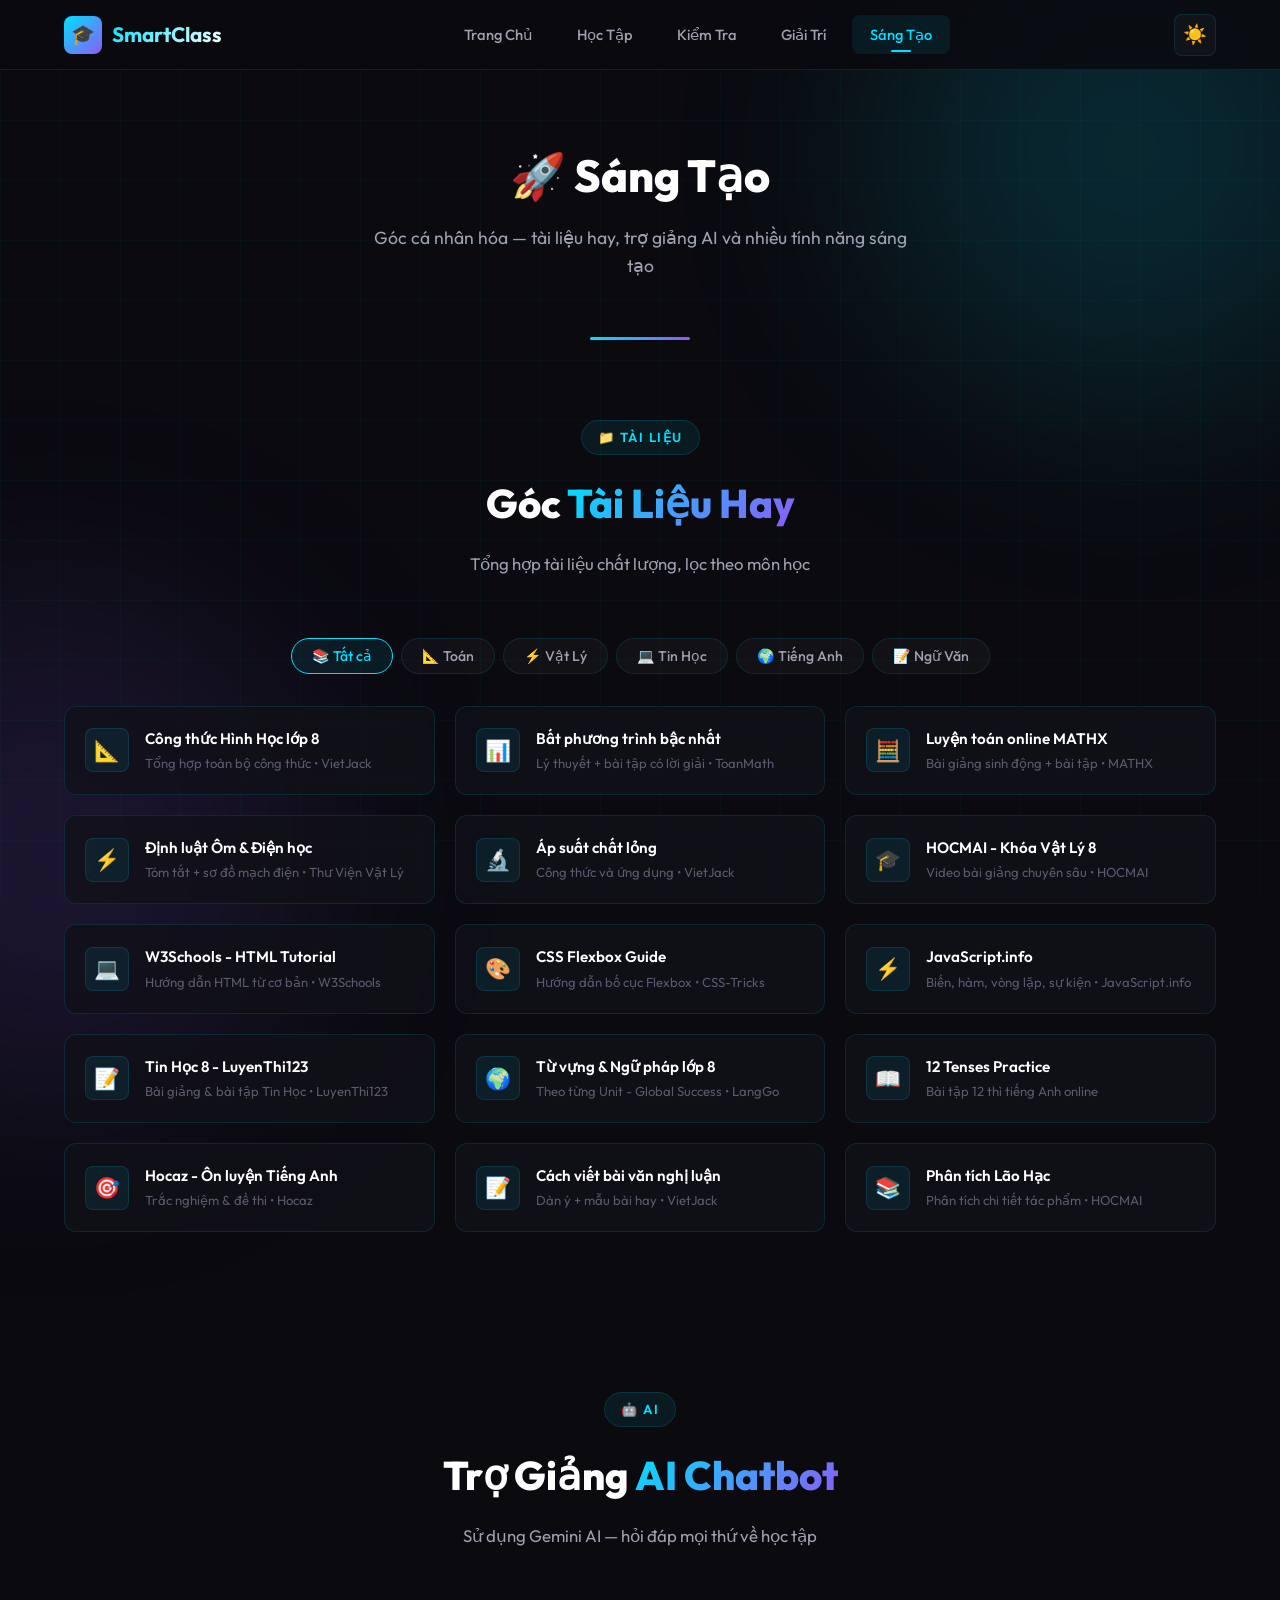
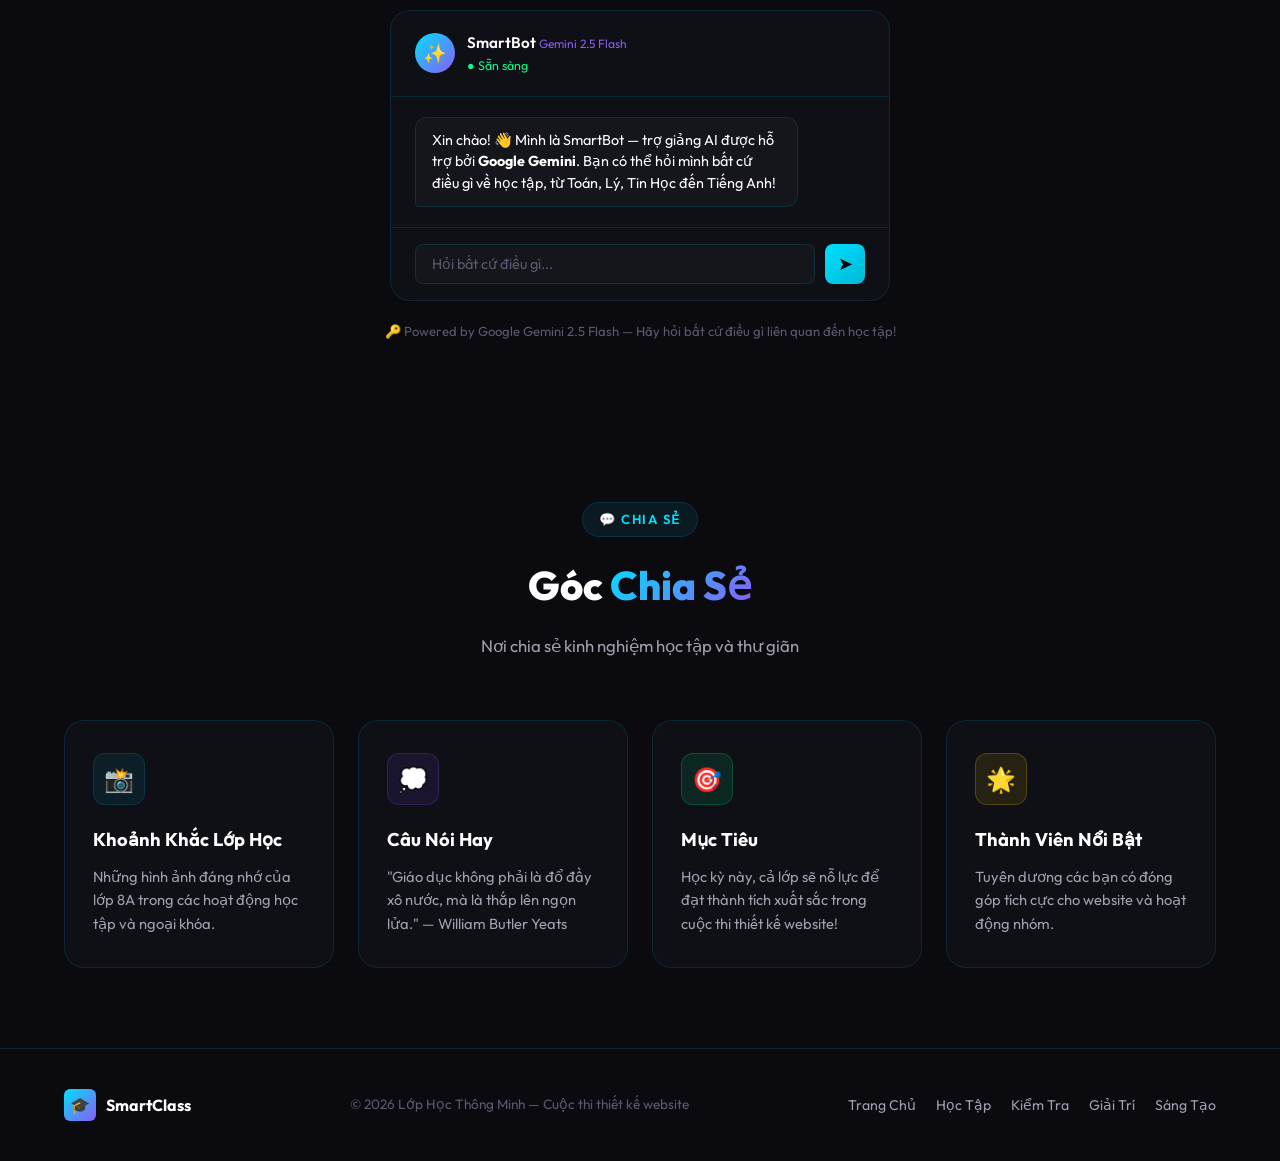
<file: pages/sang-tao.html>
<!DOCTYPE html>
<html lang="vi" data-theme="dark">
<head>
  <meta charset="UTF-8">
  <meta name="viewport" content="width=device-width, initial-scale=1.0">
  <meta name="description" content="Sáng Tạo - Góc tài liệu hay, AI Chatbot trợ giảng và Dark/Light Mode">
  <title>Sáng Tạo | Lớp Học Thông Minh</title>
  <link rel="stylesheet" href="../css/style.css">
</head>
<body>

  <div class="bg-grid"></div>
  <div class="bg-glow glow-1"></div>
  <div class="bg-glow glow-2"></div>

  <!-- Navbar -->
  <nav class="navbar">
    <div class="container">
      <a href="../index.html" class="nav-logo">
        <div class="logo-icon">🎓</div>
        <span>SmartClass</span>
      </a>
      <div class="nav-links" id="navLinks">
        <a href="../index.html">Trang Chủ</a>
        <a href="hoc-tap.html">Học Tập</a>
        <a href="kiem-tra.html">Kiểm Tra</a>
        <a href="giai-tri.html">Giải Trí</a>
        <a href="sang-tao.html">Sáng Tạo</a>
      </div>
      <div style="display:flex;align-items:center;gap:10px;">
        <button class="theme-toggle" id="themeToggle" onclick="toggleTheme()" title="Đổi giao diện">🌙</button>
        <button class="nav-hamburger" id="navHamburger">
          <span></span><span></span><span></span>
        </button>
      </div>
    </div>
  </nav>

  <!-- Page Header -->
  <section class="page-header">
    <div class="container">
      <h1>🚀 Sáng Tạo</h1>
      <p>Góc cá nhân hóa — tài liệu hay, trợ giảng AI và nhiều tính năng sáng tạo</p>
    </div>
  </section>

  <!-- Documents Section -->
  <section class="section">
    <div class="container">
      <div class="section-header animate-in">
        <div class="section-tag">📁 Tài liệu</div>
        <h2>Góc <span class="highlight">Tài Liệu Hay</span></h2>
        <p>Tổng hợp tài liệu chất lượng, lọc theo môn học</p>
      </div>

      <!-- Filter Buttons -->
      <div class="filter-bar animate-in">
        <button class="filter-btn active" data-filter="all" onclick="filterDocs('all')">📚 Tất cả</button>
        <button class="filter-btn" data-filter="toan" onclick="filterDocs('toan')">📐 Toán</button>
        <button class="filter-btn" data-filter="vatly" onclick="filterDocs('vatly')">⚡ Vật Lý</button>
        <button class="filter-btn" data-filter="tinhoc" onclick="filterDocs('tinhoc')">💻 Tin Học</button>
        <button class="filter-btn" data-filter="anh" onclick="filterDocs('anh')">🌍 Tiếng Anh</button>
        <button class="filter-btn" data-filter="van" onclick="filterDocs('van')">📝 Ngữ Văn</button>
      </div>

      <!-- Documents Grid -->
      <div class="docs-grid animate-in">
        <a class="doc-item" data-category="toan" href="https://vietjack.com/toan-lop-8/index.jsp" target="_blank" rel="noopener">
          <div class="doc-icon">📐</div>
          <div class="doc-info">
            <h4>Công thức Hình Học lớp 8</h4>
            <p>Tổng hợp toàn bộ công thức • VietJack</p>
          </div>
        </a>
        <a class="doc-item" data-category="toan" href="https://toanmath.com/" target="_blank" rel="noopener">
          <div class="doc-icon">📊</div>
          <div class="doc-info">
            <h4>Bất phương trình bậc nhất</h4>
            <p>Lý thuyết + bài tập có lời giải • ToanMath</p>
          </div>
        </a>
        <a class="doc-item" data-category="toan" href="https://mathx.vn/" target="_blank" rel="noopener">
          <div class="doc-icon">🧮</div>
          <div class="doc-info">
            <h4>Luyện toán online MATHX</h4>
            <p>Bài giảng sinh động + bài tập • MATHX</p>
          </div>
        </a>
        <a class="doc-item" data-category="vatly" href="https://thuvienvatly.com/" target="_blank" rel="noopener">
          <div class="doc-icon">⚡</div>
          <div class="doc-info">
            <h4>Định luật Ôm & Điện học</h4>
            <p>Tóm tắt + sơ đồ mạch điện • Thư Viện Vật Lý</p>
          </div>
        </a>
        <a class="doc-item" data-category="vatly" href="https://vietjack.com/vat-ly-lop-8/index.jsp" target="_blank" rel="noopener">
          <div class="doc-icon">🔬</div>
          <div class="doc-info">
            <h4>Áp suất chất lỏng</h4>
            <p>Công thức và ứng dụng • VietJack</p>
          </div>
        </a>
        <a class="doc-item" data-category="vatly" href="https://hocmai.vn/" target="_blank" rel="noopener">
          <div class="doc-icon">🎓</div>
          <div class="doc-info">
            <h4>HOCMAI - Khóa Vật Lý 8</h4>
            <p>Video bài giảng chuyên sâu • HOCMAI</p>
          </div>
        </a>
        <a class="doc-item" data-category="tinhoc" href="https://www.w3schools.com/html/default.asp" target="_blank" rel="noopener">
          <div class="doc-icon">💻</div>
          <div class="doc-info">
            <h4>W3Schools - HTML Tutorial</h4>
            <p>Hướng dẫn HTML từ cơ bản • W3Schools</p>
          </div>
        </a>
        <a class="doc-item" data-category="tinhoc" href="https://css-tricks.com/snippets/css/a-guide-to-flexbox/" target="_blank" rel="noopener">
          <div class="doc-icon">🎨</div>
          <div class="doc-info">
            <h4>CSS Flexbox Guide</h4>
            <p>Hướng dẫn bố cục Flexbox • CSS-Tricks</p>
          </div>
        </a>
        <a class="doc-item" data-category="tinhoc" href="https://javascript.info/" target="_blank" rel="noopener">
          <div class="doc-icon">⚡</div>
          <div class="doc-info">
            <h4>JavaScript.info</h4>
            <p>Biến, hàm, vòng lặp, sự kiện • JavaScript.info</p>
          </div>
        </a>
        <a class="doc-item" data-category="tinhoc" href="https://luyenthi123.com/" target="_blank" rel="noopener">
          <div class="doc-icon">📝</div>
          <div class="doc-info">
            <h4>Tin Học 8 - LuyenThi123</h4>
            <p>Bài giảng & bài tập Tin Học • LuyenThi123</p>
          </div>
        </a>
        <a class="doc-item" data-category="anh" href="https://langgo.edu.vn/" target="_blank" rel="noopener">
          <div class="doc-icon">🌍</div>
          <div class="doc-info">
            <h4>Từ vựng & Ngữ pháp lớp 8</h4>
            <p>Theo từng Unit - Global Success • LangGo</p>
          </div>
        </a>
        <a class="doc-item" data-category="anh" href="https://www.english-grammar.at/online_exercises/tenses/tenses-overview.htm" target="_blank" rel="noopener">
          <div class="doc-icon">📖</div>
          <div class="doc-info">
            <h4>12 Tenses Practice</h4>
            <p>Bài tập 12 thì tiếng Anh online</p>
          </div>
        </a>
        <a class="doc-item" data-category="anh" href="https://hocaz.vn/" target="_blank" rel="noopener">
          <div class="doc-icon">🎯</div>
          <div class="doc-info">
            <h4>Hocaz - Ôn luyện Tiếng Anh</h4>
            <p>Trắc nghiệm & đề thi • Hocaz</p>
          </div>
        </a>
        <a class="doc-item" data-category="van" href="https://vietjack.com/ngu-van-lop-8/index.jsp" target="_blank" rel="noopener">
          <div class="doc-icon">📝</div>
          <div class="doc-info">
            <h4>Cách viết bài văn nghị luận</h4>
            <p>Dàn ý + mẫu bài hay • VietJack</p>
          </div>
        </a>
        <a class="doc-item" data-category="van" href="https://hocmai.vn/" target="_blank" rel="noopener">
          <div class="doc-icon">📚</div>
          <div class="doc-info">
            <h4>Phân tích Lão Hạc</h4>
            <p>Phân tích chi tiết tác phẩm • HOCMAI</p>
          </div>
        </a>
      </div>
    </div>
  </section>

  <!-- AI Chatbot Section (Gemini API) -->
  <section class="section">
    <div class="container">
      <div class="section-header animate-in">
        <div class="section-tag">🤖 AI</div>
        <h2>Trợ Giảng <span class="highlight">AI Chatbot</span></h2>
        <p>Sử dụng Gemini AI — hỏi đáp mọi thứ về học tập</p>
      </div>

      <div class="chatbot-widget animate-in">
        <div class="chatbot-header">
          <div class="bot-avatar">✨</div>
          <div class="bot-info">
            <h4>SmartBot <span style="font-size:0.75rem; color: var(--accent-purple); font-weight:400;">Gemini 2.5 Flash</span></h4>
            <p id="botStatus">● Sẵn sàng</p>
          </div>
        </div>

        <div class="chatbot-messages" id="chatMessages">
          <div class="chat-msg bot">
            Xin chào! 👋 Mình là SmartBot — trợ giảng AI được hỗ trợ bởi <strong>Google Gemini</strong>. Bạn có thể hỏi mình bất cứ điều gì về học tập, từ Toán, Lý, Tin Học đến Tiếng Anh!
          </div>
        </div>

        <div class="chatbot-input">
          <input type="text" id="chatInput" placeholder="Hỏi bất cứ điều gì..." autocomplete="off">
          <button id="chatSend" title="Gửi">➤</button>
        </div>
      </div>

      <div style="text-align: center; margin-top: 20px;" class="animate-in">
        <p style="color: var(--text-muted); font-size: 0.82rem;">
          🔑 Powered by Google Gemini 2.5 Flash — Hãy hỏi bất cứ điều gì liên quan đến học tập!
        </p>
      </div>
    </div>
  </section>

  <!-- Sharing Corner -->
  <section class="section">
    <div class="container">
      <div class="section-header animate-in">
        <div class="section-tag">💬 Chia sẻ</div>
        <h2>Góc <span class="highlight">Chia Sẻ</span></h2>
        <p>Nơi chia sẻ kinh nghiệm học tập và thư giãn</p>
      </div>

      <div class="features-grid">
        <div class="feature-card animate-in">
          <div class="card-icon">📸</div>
          <h3>Khoảnh Khắc Lớp Học</h3>
          <p>Những hình ảnh đáng nhớ của lớp 8A trong các hoạt động học tập và ngoại khóa.</p>
        </div>
        <div class="feature-card card-purple animate-in">
          <div class="card-icon">💭</div>
          <h3>Câu Nói Hay</h3>
          <p>"Giáo dục không phải là đổ đầy xô nước, mà là thắp lên ngọn lửa." — William Butler Yeats</p>
        </div>
        <div class="feature-card card-green animate-in">
          <div class="card-icon">🎯</div>
          <h3>Mục Tiêu</h3>
          <p>Học kỳ này, cả lớp sẽ nỗ lực để đạt thành tích xuất sắc trong cuộc thi thiết kế website!</p>
        </div>
        <div class="feature-card card-yellow animate-in">
          <div class="card-icon">🌟</div>
          <h3>Thành Viên Nổi Bật</h3>
          <p>Tuyên dương các bạn có đóng góp tích cực cho website và hoạt động nhóm.</p>
        </div>
      </div>
    </div>
  </section>

  <!-- Footer -->
  <footer class="footer">
    <div class="container">
      <div class="footer-brand">
        <div class="logo-icon">🎓</div>
        <span>SmartClass</span>
      </div>
      <p>© 2026 Lớp Học Thông Minh — Cuộc thi thiết kế website</p>
      <div class="footer-links">
        <a href="../index.html">Trang Chủ</a>
        <a href="hoc-tap.html">Học Tập</a>
        <a href="kiem-tra.html">Kiểm Tra</a>
        <a href="giai-tri.html">Giải Trí</a>
        <a href="sang-tao.html">Sáng Tạo</a>
      </div>
    </div>
  </footer>

  <script src="../js/script.js"></script>
</body>
</html>
</file>
<file: css/style.css>
/* ===== GOOGLE FONTS ===== */
@import url('https://fonts.googleapis.com/css2?family=Outfit:wght@300;400;500;600;700;800;900&family=JetBrains+Mono:wght@400;500;700&display=swap');

/* ===== CSS VARIABLES ===== */
:root {
  /* Colors */
  --bg-primary: #0a0a0f;
  --bg-secondary: #111118;
  --bg-card: rgba(17, 17, 24, 0.8);
  --bg-glass: rgba(255, 255, 255, 0.03);
  --border-glass: rgba(0, 224, 255, 0.12);
  
  --cyan-primary: #00e0ff;
  --cyan-dark: #00b8d4;
  --cyan-glow: rgba(0, 224, 255, 0.3);
  --cyan-subtle: rgba(0, 224, 255, 0.08);
  
  --text-primary: #ffffff;
  --text-secondary: #a0a0b0;
  --text-muted: #5a5a6e;
  
  --accent-green: #00ff88;
  --accent-purple: #8b5cf6;
  --accent-pink: #ff006e;
  --accent-yellow: #ffd600;

  /* Spacing */
  --nav-height: 70px;
  --container-max: 1200px;
  --section-padding: 80px 0;
  
  /* Transitions */
  --transition-fast: 0.2s ease;
  --transition-normal: 0.3s ease;
  --transition-slow: 0.5s ease;
  
  /* Border Radius */
  --radius-sm: 8px;
  --radius-md: 12px;
  --radius-lg: 20px;
  --radius-xl: 28px;
}

/* Light mode */
[data-theme="light"] {
  --bg-primary: #f0f4f8;
  --bg-secondary: #ffffff;
  --bg-card: rgba(255, 255, 255, 0.95);
  --bg-glass: rgba(0, 0, 0, 0.03);
  --border-glass: rgba(0, 180, 212, 0.25);
  
  --cyan-primary: #0097a7;
  --cyan-dark: #00796b;
  --cyan-glow: rgba(0, 151, 167, 0.2);
  --cyan-subtle: rgba(0, 151, 167, 0.08);
  
  --text-primary: #1a1a2e;
  --text-secondary: #3a3a5a;
  --text-muted: #6a6a8a;

  --accent-green: #00a854;
  --accent-purple: #7c3aed;
  --accent-pink: #e5007a;
  --accent-yellow: #e0a800;
}

/* ===== RESET & BASE ===== */
*, *::before, *::after {
  margin: 0;
  padding: 0;
  box-sizing: border-box;
}

html {
  scroll-behavior: smooth;
  scroll-padding-top: var(--nav-height);
}

body {
  font-family: 'Outfit', sans-serif;
  background-color: var(--bg-primary);
  color: var(--text-primary);
  line-height: 1.6;
  overflow-x: hidden;
  transition: background-color var(--transition-slow), color var(--transition-slow);
}

a {
  text-decoration: none;
  color: inherit;
}

ul, ol {
  list-style: none;
}

img {
  max-width: 100%;
  display: block;
}

/* ===== SCROLLBAR ===== */
::-webkit-scrollbar {
  width: 6px;
}
::-webkit-scrollbar-track {
  background: var(--bg-primary);
}
::-webkit-scrollbar-thumb {
  background: var(--cyan-primary);
  border-radius: 10px;
}

/* ===== BACKGROUND EFFECTS ===== */
.bg-grid {
  position: fixed;
  top: 0;
  left: 0;
  width: 100%;
  height: 100%;
  pointer-events: none;
  z-index: 0;
  background-image: 
    linear-gradient(rgba(0, 224, 255, 0.03) 1px, transparent 1px),
    linear-gradient(90deg, rgba(0, 224, 255, 0.03) 1px, transparent 1px);
  background-size: 60px 60px;
  transition: opacity var(--transition-slow);
}

[data-theme="light"] .bg-grid {
  background-image: 
    linear-gradient(rgba(0, 151, 167, 0.04) 1px, transparent 1px),
    linear-gradient(90deg, rgba(0, 151, 167, 0.04) 1px, transparent 1px);
}

.bg-glow {
  position: fixed;
  width: 500px;
  height: 500px;
  border-radius: 50%;
  filter: blur(120px);
  opacity: 0.15;
  pointer-events: none;
  z-index: 0;
  transition: opacity var(--transition-slow);
}

[data-theme="light"] .bg-glow {
  opacity: 0.08;
}

.bg-glow.glow-1 {
  top: -100px;
  right: -100px;
  background: var(--cyan-primary);
  animation: floatGlow 8s ease-in-out infinite;
}

.bg-glow.glow-2 {
  bottom: -200px;
  left: -200px;
  background: var(--accent-purple);
  animation: floatGlow 10s ease-in-out infinite reverse;
}

@keyframes floatGlow {
  0%, 100% { transform: translate(0, 0); }
  50% { transform: translate(30px, -30px); }
}

/* ===== CONTAINER ===== */
.container {
  max-width: var(--container-max);
  margin: 0 auto;
  padding: 0 24px;
}

/* ===== NAVBAR ===== */
.navbar {
  position: fixed;
  top: 0;
  left: 0;
  width: 100%;
  height: var(--nav-height);
  z-index: 1000;
  background: rgba(10, 10, 15, 0.85);
  backdrop-filter: blur(20px);
  -webkit-backdrop-filter: blur(20px);
  border-bottom: 1px solid var(--border-glass);
  transition: all var(--transition-normal);
}

[data-theme="light"] .navbar {
  background: rgba(240, 244, 248, 0.9);
}

.navbar .container {
  display: flex;
  align-items: center;
  justify-content: space-between;
  height: 100%;
}

.nav-logo {
  display: flex;
  align-items: center;
  gap: 10px;
  font-weight: 700;
  font-size: 1.3rem;
}

.nav-logo .logo-icon {
  width: 38px;
  height: 38px;
  background: linear-gradient(135deg, var(--cyan-primary), var(--accent-purple));
  border-radius: var(--radius-sm);
  display: flex;
  align-items: center;
  justify-content: center;
  font-size: 1.2rem;
}

.nav-logo span {
  background: linear-gradient(135deg, var(--cyan-primary), #fff);
  -webkit-background-clip: text;
  -webkit-text-fill-color: transparent;
  background-clip: text;
}

[data-theme="light"] .nav-logo span {
  background: linear-gradient(135deg, var(--cyan-primary), #1a1a2e);
  -webkit-background-clip: text;
  -webkit-text-fill-color: transparent;
  background-clip: text;
}

[data-theme="light"] .hero h1 .highlight,
[data-theme="light"] .section-header h2 .highlight {
  background: linear-gradient(135deg, var(--cyan-primary), var(--accent-purple));
  -webkit-background-clip: text;
  -webkit-text-fill-color: transparent;
  background-clip: text;
}

[data-theme="light"] .hero-card {
  background: rgba(255,255,255,0.95);
  box-shadow: 0 8px 32px rgba(0, 0, 0, 0.08);
}

[data-theme="light"] .hero-card-code .keyword { color: #7c3aed; }
[data-theme="light"] .hero-card-code .string { color: #059669; }
[data-theme="light"] .hero-card-code .function { color: #0097a7; }
[data-theme="light"] .hero-card-code .comment { color: #9ca3af; }
[data-theme="light"] .hero-card-code .number { color: #d97706; }

[data-theme="light"] .feature-card,
[data-theme="light"] .learning-card,
[data-theme="light"] .stat-item,
[data-theme="light"] .quiz-card,
[data-theme="light"] .rps-game,
[data-theme="light"] .memory-game,
[data-theme="light"] .chatbot-widget,
[data-theme="light"] .diagram-container,
[data-theme="light"] .doc-item {
  background: rgba(255, 255, 255, 0.95);
  box-shadow: 0 2px 12px rgba(0, 0, 0, 0.06);
}

[data-theme="light"] .feature-card:hover,
[data-theme="light"] .learning-card:hover,
[data-theme="light"] .doc-item:hover {
  box-shadow: 0 8px 30px rgba(0, 151, 167, 0.12);
}

[data-theme="light"] .float-element {
  background: rgba(255,255,255,0.95);
  box-shadow: 0 4px 16px rgba(0,0,0,0.06);
}

[data-theme="light"] .quiz-option {
  background: rgba(0,0,0,0.02);
  border-color: rgba(0, 151, 167, 0.15);
}

[data-theme="light"] .quiz-option:hover {
  background: rgba(0, 151, 167, 0.06);
}

[data-theme="light"] .rps-btn {
  background: rgba(0,0,0,0.02);
}

[data-theme="light"] .memory-card .card-front {
  background: linear-gradient(135deg, rgba(0,151,167,0.08), rgba(124,58,237,0.06));
}

[data-theme="light"] .chatbot-messages .chat-msg.bot {
  background: rgba(0,0,0,0.03);
}

[data-theme="light"] .filter-btn {
  background: rgba(0,0,0,0.02);
}

[data-theme="light"] .footer {
  background: rgba(26,26,46,0.03);
}

[data-theme="light"] .page-header::after {
  background: linear-gradient(90deg, var(--cyan-primary), var(--accent-purple));
}

[data-theme="light"] .nav-links.open {
  background: #fff;
  box-shadow: 0 8px 32px rgba(0,0,0,0.1);
}

.nav-links {
  display: flex;
  align-items: center;
  gap: 8px;
}

.nav-links a {
  position: relative;
  padding: 8px 18px;
  font-size: 0.92rem;
  font-weight: 500;
  color: var(--text-secondary);
  border-radius: var(--radius-sm);
  transition: all var(--transition-fast);
  white-space: nowrap;
}

.nav-links a:hover,
.nav-links a.active {
  color: var(--cyan-primary);
  background: var(--cyan-subtle);
}

.nav-links a.active::after {
  content: '';
  position: absolute;
  bottom: 2px;
  left: 50%;
  transform: translateX(-50%);
  width: 20px;
  height: 2px;
  background: var(--cyan-primary);
  border-radius: 2px;
}

/* Theme toggle */
.theme-toggle {
  width: 42px;
  height: 42px;
  border: 1px solid var(--border-glass);
  border-radius: var(--radius-sm);
  background: var(--bg-glass);
  color: var(--text-primary);
  cursor: pointer;
  display: flex;
  align-items: center;
  justify-content: center;
  font-size: 1.2rem;
  transition: all var(--transition-fast);
}

.theme-toggle:hover {
  border-color: var(--cyan-primary);
  background: var(--cyan-subtle);
  color: var(--cyan-primary);
}

/* Mobile menu */
.nav-hamburger {
  display: none;
  flex-direction: column;
  gap: 5px;
  cursor: pointer;
  padding: 8px;
  border: none;
  background: none;
}

.nav-hamburger span {
  display: block;
  width: 24px;
  height: 2px;
  background: var(--text-primary);
  border-radius: 2px;
  transition: all var(--transition-fast);
}

/* ===== HERO SECTION ===== */
.hero {
  min-height: 100vh;
  display: flex;
  align-items: center;
  position: relative;
  padding-top: var(--nav-height);
}

.hero .container {
  display: grid;
  grid-template-columns: 1fr 1fr;
  gap: 60px;
  align-items: center;
}

.hero-content {
  position: relative;
  z-index: 1;
}

.hero-badge {
  display: inline-flex;
  align-items: center;
  gap: 8px;
  padding: 6px 16px;
  background: var(--cyan-subtle);
  border: 1px solid var(--border-glass);
  border-radius: 50px;
  font-size: 0.85rem;
  color: var(--cyan-primary);
  margin-bottom: 24px;
  animation: fadeInUp 0.6s ease;
}

.hero-badge .dot {
  width: 8px;
  height: 8px;
  background: var(--accent-green);
  border-radius: 50%;
  animation: pulse 2s infinite;
}

@keyframes pulse {
  0%, 100% { opacity: 1; }
  50% { opacity: 0.3; }
}

.hero h1 {
  font-size: 3.5rem;
  font-weight: 800;
  line-height: 1.15;
  margin-bottom: 20px;
  animation: fadeInUp 0.6s ease 0.1s backwards;
}

.hero h1 .highlight {
  background: linear-gradient(135deg, var(--cyan-primary), var(--accent-purple));
  -webkit-background-clip: text;
  -webkit-text-fill-color: transparent;
  background-clip: text;
}

.hero-typing {
  font-family: 'JetBrains Mono', monospace;
  font-size: 1.1rem;
  color: var(--cyan-primary);
  min-height: 28px;
  margin-bottom: 16px;
  animation: fadeInUp 0.6s ease 0.2s backwards;
}

.hero-typing .cursor {
  display: inline-block;
  width: 2px;
  height: 1.1em;
  background: var(--cyan-primary);
  margin-left: 2px;
  vertical-align: text-bottom;
  animation: blink 0.8s step-end infinite;
}

@keyframes blink {
  0%, 100% { opacity: 1; }
  50% { opacity: 0; }
}

.hero p {
  font-size: 1.1rem;
  color: var(--text-secondary);
  max-width: 480px;
  margin-bottom: 36px;
  animation: fadeInUp 0.6s ease 0.3s backwards;
}

.hero-btns {
  display: flex;
  gap: 14px;
  animation: fadeInUp 0.6s ease 0.4s backwards;
}

/* Hero Visual */
.hero-visual {
  position: relative;
  display: flex;
  align-items: center;
  justify-content: center;
  animation: fadeInUp 0.8s ease 0.3s backwards;
}

.hero-card {
  width: 100%;
  max-width: 450px;
  background: var(--bg-card);
  border: 1px solid var(--border-glass);
  border-radius: var(--radius-lg);
  padding: 32px;
  position: relative;
  overflow: hidden;
}

.hero-card::before {
  content: '';
  position: absolute;
  top: 0;
  left: 0;
  right: 0;
  height: 3px;
  background: linear-gradient(90deg, var(--cyan-primary), var(--accent-purple), var(--accent-pink));
}

.hero-card-header {
  display: flex;
  align-items: center;
  gap: 8px;
  margin-bottom: 20px;
}

.hero-card-header .dot {
  width: 10px;
  height: 10px;
  border-radius: 50%;
}

.hero-card-header .dot:nth-child(1) { background: #ff5f57; }
.hero-card-header .dot:nth-child(2) { background: #ffbd2e; }
.hero-card-header .dot:nth-child(3) { background: #28ca41; }

.hero-card-code {
  font-family: 'JetBrains Mono', monospace;
  font-size: 0.88rem;
  line-height: 1.8;
}

.hero-card-code .keyword { color: var(--accent-purple); }
.hero-card-code .string { color: var(--accent-green); }
.hero-card-code .function { color: var(--cyan-primary); }
.hero-card-code .comment { color: var(--text-muted); }
.hero-card-code .number { color: var(--accent-yellow); }

/* Floating elements around hero card */
.float-element {
  position: absolute;
  background: var(--bg-card);
  border: 1px solid var(--border-glass);
  border-radius: var(--radius-md);
  padding: 12px 18px;
  font-size: 0.85rem;
  display: flex;
  align-items: center;
  gap: 8px;
  animation: float 4s ease-in-out infinite;
  z-index: 2;
}

.float-element:nth-child(2) { animation-delay: -1s; }
.float-element:nth-child(3) { animation-delay: -2s; }

.float-element.fe-1 {
  top: 10px;
  right: -20px;
}

.float-element.fe-2 {
  bottom: 40px;
  left: -30px;
}

.float-element.fe-3 {
  top: 50%;
  right: -40px;
}

@keyframes float {
  0%, 100% { transform: translateY(0); }
  50% { transform: translateY(-12px); }
}

/* ===== BUTTONS ===== */
.btn {
  display: inline-flex;
  align-items: center;
  gap: 8px;
  padding: 12px 28px;
  font-family: 'Outfit', sans-serif;
  font-size: 0.95rem;
  font-weight: 600;
  border: none;
  border-radius: var(--radius-sm);
  cursor: pointer;
  transition: all var(--transition-normal);
  white-space: nowrap;
}

.btn-primary {
  background: linear-gradient(135deg, var(--cyan-primary), var(--cyan-dark));
  color: #000;
  box-shadow: 0 4px 20px var(--cyan-glow);
}

.btn-primary:hover {
  transform: translateY(-2px);
  box-shadow: 0 8px 30px var(--cyan-glow);
}

.btn-outline {
  background: transparent;
  color: var(--text-primary);
  border: 1px solid var(--border-glass);
}

.btn-outline:hover {
  border-color: var(--cyan-primary);
  color: var(--cyan-primary);
  background: var(--cyan-subtle);
}

/* ===== SECTION STYLES ===== */
.section {
  padding: var(--section-padding);
  position: relative;
  z-index: 1;
}

.section-header {
  text-align: center;
  margin-bottom: 60px;
}

.section-header .section-tag {
  display: inline-flex;
  align-items: center;
  gap: 8px;
  padding: 6px 16px;
  background: var(--cyan-subtle);
  border: 1px solid var(--border-glass);
  border-radius: 50px;
  font-size: 0.82rem;
  color: var(--cyan-primary);
  text-transform: uppercase;
  letter-spacing: 1.5px;
  font-weight: 600;
  margin-bottom: 16px;
}

.section-header h2 {
  font-size: 2.5rem;
  font-weight: 800;
  margin-bottom: 16px;
}

.section-header h2 .highlight {
  background: linear-gradient(135deg, var(--cyan-primary), var(--accent-purple));
  -webkit-background-clip: text;
  -webkit-text-fill-color: transparent;
  background-clip: text;
}

.section-header p {
  color: var(--text-secondary);
  font-size: 1.05rem;
  max-width: 600px;
  margin: 0 auto;
}

/* ===== FEATURE CARDS (Home) ===== */
.features-grid {
  display: grid;
  grid-template-columns: repeat(auto-fit, minmax(260px, 1fr));
  gap: 24px;
}

.feature-card {
  background: var(--bg-card);
  border: 1px solid var(--border-glass);
  border-radius: var(--radius-lg);
  padding: 32px 28px;
  transition: all var(--transition-normal);
  position: relative;
  overflow: hidden;
}

.feature-card::before {
  content: '';
  position: absolute;
  top: 0;
  left: 0;
  right: 0;
  height: 3px;
  background: linear-gradient(90deg, var(--cyan-primary), transparent);
  opacity: 0;
  transition: opacity var(--transition-normal);
}

.feature-card:hover {
  transform: translateY(-4px);
  border-color: var(--cyan-primary);
  box-shadow: 0 10px 40px rgba(0, 224, 255, 0.08);
}

.feature-card:hover::before {
  opacity: 1;
}

.feature-card .card-icon {
  width: 52px;
  height: 52px;
  border-radius: var(--radius-md);
  display: flex;
  align-items: center;
  justify-content: center;
  font-size: 1.5rem;
  margin-bottom: 20px;
  background: var(--cyan-subtle);
  border: 1px solid var(--border-glass);
}

.feature-card h3 {
  font-size: 1.15rem;
  font-weight: 700;
  margin-bottom: 10px;
}

.feature-card p {
  color: var(--text-secondary);
  font-size: 0.92rem;
  line-height: 1.6;
}

/* Card color variants */
.feature-card.card-purple .card-icon {
  background: rgba(139, 92, 246, 0.1);
  border-color: rgba(139, 92, 246, 0.2);
}
.feature-card.card-green .card-icon {
  background: rgba(0, 255, 136, 0.1);
  border-color: rgba(0, 255, 136, 0.2);
}
.feature-card.card-pink .card-icon {
  background: rgba(255, 0, 110, 0.1);
  border-color: rgba(255, 0, 110, 0.2);
}
.feature-card.card-yellow .card-icon {
  background: rgba(255, 214, 0, 0.1);
  border-color: rgba(255, 214, 0, 0.2);
}

/* ===== STATS BAR ===== */
.stats-bar {
  display: grid;
  grid-template-columns: repeat(4, 1fr);
  gap: 24px;
  padding: 40px 0;
}

.stat-item {
  text-align: center;
  padding: 24px;
  background: var(--bg-card);
  border: 1px solid var(--border-glass);
  border-radius: var(--radius-md);
}

.stat-item .stat-number {
  font-size: 2.2rem;
  font-weight: 800;
  color: var(--cyan-primary);
  font-family: 'JetBrains Mono', monospace;
}

.stat-item .stat-label {
  color: var(--text-secondary);
  font-size: 0.88rem;
  margin-top: 4px;
}

/* ===== LEARNING PAGE CARDS ===== */
.learning-grid {
  display: grid;
  grid-template-columns: repeat(auto-fit, minmax(320px, 1fr));
  gap: 28px;
}

.learning-card {
  background: var(--bg-card);
  border: 1px solid var(--border-glass);
  border-radius: var(--radius-lg);
  overflow: hidden;
  transition: all var(--transition-normal);
}

.learning-card:hover {
  transform: translateY(-4px);
  border-color: var(--cyan-primary);
  box-shadow: 0 10px 40px rgba(0, 224, 255, 0.08);
}

.learning-card .card-thumb {
  width: 100%;
  height: 180px;
  object-fit: cover;
  border-bottom: 1px solid var(--border-glass);
}

.learning-card .card-thumb-placeholder {
  width: 100%;
  height: 180px;
  background: linear-gradient(135deg, var(--cyan-subtle), rgba(139, 92, 246, 0.08));
  display: flex;
  align-items: center;
  justify-content: center;
  font-size: 3rem;
  border-bottom: 1px solid var(--border-glass);
}

.learning-card .card-body {
  padding: 24px;
}

.learning-card .card-tag {
  display: inline-block;
  padding: 4px 12px;
  background: var(--cyan-subtle);
  border: 1px solid var(--border-glass);
  border-radius: 50px;
  font-size: 0.78rem;
  color: var(--cyan-primary);
  font-weight: 600;
  text-transform: uppercase;
  letter-spacing: 1px;
  margin-bottom: 12px;
}

.learning-card h3 {
  font-size: 1.15rem;
  font-weight: 700;
  margin-bottom: 8px;
}

.learning-card p {
  color: var(--text-secondary);
  font-size: 0.9rem;
  line-height: 1.6;
  margin-bottom: 16px;
}

.learning-card .card-footer {
  display: flex;
  align-items: center;
  justify-content: space-between;
}

/* Video embed */
.video-section {
  margin-top: 60px;
}

.video-container {
  position: relative;
  padding-bottom: 56.25%;
  height: 0;
  overflow: hidden;
  border-radius: var(--radius-lg);
  border: 1px solid var(--border-glass);
}

.video-container iframe {
  position: absolute;
  top: 0;
  left: 0;
  width: 100%;
  height: 100%;
  border: none;
}

/* ===== QUIZ PAGE ===== */
.quiz-container {
  max-width: 700px;
  margin: 0 auto;
}

.quiz-card {
  background: var(--bg-card);
  border: 1px solid var(--border-glass);
  border-radius: var(--radius-lg);
  padding: 40px;
  margin-bottom: 24px;
}

.quiz-progress {
  display: flex;
  align-items: center;
  gap: 16px;
  margin-bottom: 32px;
}

.quiz-progress-bar {
  flex: 1;
  height: 6px;
  background: var(--bg-glass);
  border-radius: 10px;
  overflow: hidden;
}

.quiz-progress-fill {
  height: 100%;
  background: linear-gradient(90deg, var(--cyan-primary), var(--accent-purple));
  border-radius: 10px;
  transition: width var(--transition-normal);
}

.quiz-progress-text {
  font-family: 'JetBrains Mono', monospace;
  font-size: 0.85rem;
  color: var(--text-secondary);
  white-space: nowrap;
}

.quiz-question {
  font-size: 1.2rem;
  font-weight: 700;
  margin-bottom: 28px;
  line-height: 1.5;
}

.quiz-options {
  display: flex;
  flex-direction: column;
  gap: 12px;
}

.quiz-option {
  display: flex;
  align-items: center;
  gap: 14px;
  padding: 16px 20px;
  background: var(--bg-glass);
  border: 1px solid var(--border-glass);
  border-radius: var(--radius-md);
  cursor: pointer;
  transition: all var(--transition-fast);
  font-size: 0.95rem;
}

.quiz-option:hover {
  border-color: var(--cyan-primary);
  background: var(--cyan-subtle);
}

.quiz-option.selected {
  border-color: var(--cyan-primary);
  background: var(--cyan-subtle);
}

.quiz-option.correct {
  border-color: var(--accent-green);
  background: rgba(0, 255, 136, 0.08);
}

.quiz-option.wrong {
  border-color: var(--accent-pink);
  background: rgba(255, 0, 110, 0.08);
}

.quiz-option .option-letter {
  width: 32px;
  height: 32px;
  border-radius: 50%;
  border: 1px solid var(--border-glass);
  display: flex;
  align-items: center;
  justify-content: center;
  font-weight: 700;
  font-size: 0.85rem;
  flex-shrink: 0;
}

.quiz-option.correct .option-letter {
  background: var(--accent-green);
  color: #000;
  border-color: var(--accent-green);
}

.quiz-option.wrong .option-letter {
  background: var(--accent-pink);
  color: #fff;
  border-color: var(--accent-pink);
}

.quiz-actions {
  display: flex;
  justify-content: space-between;
  align-items: center;
  margin-top: 32px;
}

/* Quiz result */
.quiz-result {
  text-align: center;
  padding: 40px;
}

.quiz-result .result-icon {
  font-size: 4rem;
  margin-bottom: 20px;
}

.quiz-result h2 {
  font-size: 2rem;
  margin-bottom: 10px;
}

.quiz-result .result-score {
  font-family: 'JetBrains Mono', monospace;
  font-size: 3rem;
  font-weight: 800;
  color: var(--cyan-primary);
  margin: 20px 0;
}

.quiz-result p {
  color: var(--text-secondary);
  font-size: 1.05rem;
  margin-bottom: 30px;
}

/* ===== GAMES PAGE ===== */
.games-grid {
  display: grid;
  grid-template-columns: repeat(auto-fit, minmax(340px, 1fr));
  gap: 28px;
}

/* RPS Game */
.rps-game {
  background: var(--bg-card);
  border: 1px solid var(--border-glass);
  border-radius: var(--radius-lg);
  padding: 36px;
  text-align: center;
}

.rps-game h3 {
  font-size: 1.3rem;
  font-weight: 700;
  margin-bottom: 8px;
}

.rps-game .game-desc {
  color: var(--text-secondary);
  font-size: 0.9rem;
  margin-bottom: 28px;
}

.rps-choices {
  display: flex;
  justify-content: center;
  gap: 16px;
  margin-bottom: 28px;
}

.rps-btn {
  width: 80px;
  height: 80px;
  border-radius: var(--radius-md);
  border: 2px solid var(--border-glass);
  background: var(--bg-glass);
  font-size: 2.2rem;
  cursor: pointer;
  transition: all var(--transition-fast);
  display: flex;
  align-items: center;
  justify-content: center;
}

.rps-btn:hover {
  transform: scale(1.1);
  border-color: var(--cyan-primary);
  box-shadow: 0 4px 20px var(--cyan-glow);
}

.rps-btn.active {
  border-color: var(--cyan-primary);
  background: var(--cyan-subtle);
  transform: scale(1.1);
}

.rps-result {
  min-height: 60px;
  display: flex;
  flex-direction: column;
  align-items: center;
  gap: 8px;
}

.rps-result .result-text {
  font-size: 1.1rem;
  font-weight: 700;
}

.rps-result .result-text.win { color: var(--accent-green); }
.rps-result .result-text.lose { color: var(--accent-pink); }
.rps-result .result-text.draw { color: var(--accent-yellow); }

.rps-score {
  display: flex;
  gap: 24px;
  justify-content: center;
  margin-top: 16px;
  font-family: 'JetBrains Mono', monospace;
  font-size: 0.85rem;
  color: var(--text-secondary);
}

.rps-score span {
  color: var(--cyan-primary);
  font-weight: 700;
}

/* Memory Card Game */
.memory-game {
  background: var(--bg-card);
  border: 1px solid var(--border-glass);
  border-radius: var(--radius-lg);
  padding: 36px;
  text-align: center;
}

.memory-game h3 {
  font-size: 1.3rem;
  font-weight: 700;
  margin-bottom: 8px;
}

.memory-game .game-desc {
  color: var(--text-secondary);
  font-size: 0.9rem;
  margin-bottom: 20px;
}

.memory-board {
  display: grid;
  grid-template-columns: repeat(4, 1fr);
  gap: 10px;
  max-width: 360px;
  margin: 0 auto 20px;
}

.memory-card {
  aspect-ratio: 1;
  border-radius: var(--radius-sm);
  border: 1px solid var(--border-glass);
  background: var(--bg-glass);
  cursor: pointer;
  font-size: 1.6rem;
  display: flex;
  align-items: center;
  justify-content: center;
  transition: all var(--transition-fast);
  position: relative;
}

.memory-card .card-front,
.memory-card .card-back {
  position: absolute;
  width: 100%;
  height: 100%;
  display: flex;
  align-items: center;
  justify-content: center;
  backface-visibility: hidden;
  transition: transform 0.4s ease;
  border-radius: var(--radius-sm);
}

.memory-card .card-front {
  background: linear-gradient(135deg, var(--cyan-subtle), rgba(139, 92, 246, 0.08));
  border: 1px solid var(--border-glass);
  transform: rotateY(0deg);
  font-size: 1.2rem;
  color: var(--text-muted);
}

.memory-card .card-back {
  transform: rotateY(180deg);
}

.memory-card.flipped .card-front {
  transform: rotateY(180deg);
}

.memory-card.flipped .card-back {
  transform: rotateY(0deg);
}

.memory-card.matched {
  border-color: var(--accent-green);
  background: rgba(0, 255, 136, 0.06);
}

.memory-card:hover:not(.flipped):not(.matched) {
  border-color: var(--cyan-primary);
  transform: scale(1.05);
}

.memory-stats {
  display: flex;
  justify-content: center;
  gap: 24px;
  font-family: 'JetBrains Mono', monospace;
  font-size: 0.85rem;
  color: var(--text-secondary);
}

.memory-stats span {
  color: var(--cyan-primary);
  font-weight: 700;
}

/* ===== CREATIVE PAGE ===== */
.creative-section {
  margin-bottom: 60px;
}

/* Document filter */
.filter-bar {
  display: flex;
  gap: 8px;
  flex-wrap: wrap;
  margin-bottom: 32px;
  justify-content: center;
}

.filter-btn {
  padding: 8px 20px;
  border: 1px solid var(--border-glass);
  border-radius: 50px;
  background: var(--bg-glass);
  color: var(--text-secondary);
  cursor: pointer;
  font-family: 'Outfit', sans-serif;
  font-size: 0.88rem;
  font-weight: 500;
  transition: all var(--transition-fast);
}

.filter-btn:hover,
.filter-btn.active {
  border-color: var(--cyan-primary);
  color: var(--cyan-primary);
  background: var(--cyan-subtle);
}

/* Documents grid */
.docs-grid {
  display: grid;
  grid-template-columns: repeat(auto-fill, minmax(280px, 1fr));
  gap: 20px;
}

.doc-item {
  display: flex;
  align-items: center;
  gap: 16px;
  padding: 20px;
  background: var(--bg-card);
  border: 1px solid var(--border-glass);
  border-radius: var(--radius-md);
  transition: all var(--transition-fast);
  cursor: pointer;
}

.doc-item:hover {
  border-color: var(--cyan-primary);
  transform: translateX(4px);
}

.doc-item .doc-icon {
  width: 44px;
  height: 44px;
  border-radius: var(--radius-sm);
  display: flex;
  align-items: center;
  justify-content: center;
  font-size: 1.3rem;
  flex-shrink: 0;
  background: var(--cyan-subtle);
  border: 1px solid var(--border-glass);
}

.doc-item .doc-info h4 {
  font-size: 0.95rem;
  font-weight: 600;
  margin-bottom: 2px;
}

.doc-item .doc-info p {
  font-size: 0.82rem;
  color: var(--text-muted);
}

/* AI Chatbot widget */
.chatbot-widget {
  max-width: 500px;
  margin: 0 auto;
  background: var(--bg-card);
  border: 1px solid var(--border-glass);
  border-radius: var(--radius-lg);
  overflow: hidden;
}

.chatbot-header {
  display: flex;
  align-items: center;
  gap: 12px;
  padding: 20px 24px;
  border-bottom: 1px solid var(--border-glass);
}

.chatbot-header .bot-avatar {
  width: 40px;
  height: 40px;
  border-radius: 50%;
  background: linear-gradient(135deg, var(--cyan-primary), var(--accent-purple));
  display: flex;
  align-items: center;
  justify-content: center;
  font-size: 1.2rem;
}

.chatbot-header .bot-info h4 {
  font-size: 0.95rem;
  font-weight: 600;
}

.chatbot-header .bot-info p {
  font-size: 0.78rem;
  color: var(--accent-green);
}

.chatbot-messages {
  padding: 20px 24px;
  max-height: 320px;
  overflow-y: auto;
  display: flex;
  flex-direction: column;
  gap: 14px;
}

.chat-msg {
  max-width: 85%;
  padding: 12px 16px;
  border-radius: var(--radius-md);
  font-size: 0.9rem;
  line-height: 1.5;
}

.chat-msg.bot {
  background: var(--bg-glass);
  border: 1px solid var(--border-glass);
  align-self: flex-start;
  border-bottom-left-radius: 4px;
}

.chat-msg.user {
  background: linear-gradient(135deg, var(--cyan-primary), var(--cyan-dark));
  color: #000;
  align-self: flex-end;
  border-bottom-right-radius: 4px;
}

.chatbot-input {
  display: flex;
  align-items: center;
  gap: 10px;
  padding: 16px 24px;
  border-top: 1px solid var(--border-glass);
}

.chatbot-input input {
  flex: 1;
  padding: 10px 16px;
  background: var(--bg-glass);
  border: 1px solid var(--border-glass);
  border-radius: var(--radius-sm);
  color: var(--text-primary);
  font-family: 'Outfit', sans-serif;
  font-size: 0.9rem;
  outline: none;
  transition: border-color var(--transition-fast);
}

.chatbot-input input:focus {
  border-color: var(--cyan-primary);
}

.chatbot-input input::placeholder {
  color: var(--text-muted);
}

.chatbot-input button {
  width: 40px;
  height: 40px;
  border-radius: var(--radius-sm);
  border: none;
  background: linear-gradient(135deg, var(--cyan-primary), var(--cyan-dark));
  color: #000;
  cursor: pointer;
  display: flex;
  align-items: center;
  justify-content: center;
  font-size: 1.1rem;
  transition: all var(--transition-fast);
}

.chatbot-input button:hover {
  transform: scale(1.05);
}

/* ===== FOOTER ===== */
.footer {
  padding: 40px 0;
  border-top: 1px solid var(--border-glass);
  position: relative;
  z-index: 1;
}

.footer .container {
  display: flex;
  align-items: center;
  justify-content: space-between;
  flex-wrap: wrap;
  gap: 16px;
}

.footer-brand {
  display: flex;
  align-items: center;
  gap: 10px;
  font-weight: 700;
}

.footer-brand .logo-icon {
  width: 32px;
  height: 32px;
  background: linear-gradient(135deg, var(--cyan-primary), var(--accent-purple));
  border-radius: 6px;
  display: flex;
  align-items: center;
  justify-content: center;
  font-size: 1rem;
}

.footer p {
  color: var(--text-muted);
  font-size: 0.85rem;
}

.footer-links {
  display: flex;
  gap: 20px;
}

.footer-links a {
  color: var(--text-secondary);
  font-size: 0.88rem;
  transition: color var(--transition-fast);
}

.footer-links a:hover {
  color: var(--cyan-primary);
}

/* ===== ANIMATIONS ===== */
@keyframes fadeInUp {
  from {
    opacity: 0;
    transform: translateY(24px);
  }
  to {
    opacity: 1;
    transform: translateY(0);
  }
}

@keyframes fadeIn {
  from { opacity: 0; }
  to { opacity: 1; }
}

.animate-in {
  opacity: 0;
  transform: translateY(24px);
  transition: all 0.6s ease;
}

.animate-in.visible {
  opacity: 1;
  transform: translateY(0);
}

/* ===== PAGE HEADER (sub pages) ===== */
.page-header {
  padding: 140px 0 60px;
  text-align: center;
  position: relative;
}

.page-header::after {
  content: '';
  position: absolute;
  bottom: 0;
  left: 50%;
  transform: translateX(-50%);
  width: 100px;
  height: 3px;
  background: linear-gradient(90deg, var(--cyan-primary), var(--accent-purple));
  border-radius: 2px;
}

.page-header h1 {
  font-size: 2.8rem;
  font-weight: 800;
  margin-bottom: 12px;
}

.page-header p {
  color: var(--text-secondary);
  font-size: 1.1rem;
  max-width: 550px;
  margin: 0 auto;
}

/* ===== RESPONSIVE ===== */
@media (max-width: 1024px) {
  .hero .container {
    grid-template-columns: 1fr;
    text-align: center;
  }

  .hero h1 {
    font-size: 2.8rem;
  }

  .hero p {
    margin: 0 auto 36px;
  }

  .hero-btns {
    justify-content: center;
  }

  .hero-visual {
    order: -1;
  }

  .hero-card {
    max-width: 400px;
    margin: 0 auto;
  }

  .float-element {
    display: none;
  }

  .stats-bar {
    grid-template-columns: repeat(2, 1fr);
  }
}

@media (max-width: 768px) {
  .nav-links {
    position: fixed;
    top: var(--nav-height);
    left: 0;
    right: 0;
    background: var(--bg-secondary);
    border-bottom: 1px solid var(--border-glass);
    flex-direction: column;
    padding: 20px;
    transform: translateY(-100%);
    opacity: 0;
    pointer-events: none;
    transition: all var(--transition-normal);
    gap: 4px;
  }

  .nav-links.open {
    transform: translateY(0);
    opacity: 1;
    pointer-events: all;
  }

  .nav-links a {
    width: 100%;
    text-align: center;
    padding: 12px;
  }

  .nav-hamburger {
    display: flex;
  }

  .hero h1 {
    font-size: 2.2rem;
  }

  .section-header h2 {
    font-size: 1.8rem;
  }

  .page-header h1 {
    font-size: 2rem;
  }

  .stats-bar {
    grid-template-columns: 1fr 1fr;
    gap: 12px;
  }

  .games-grid {
    grid-template-columns: 1fr;
  }

  .quiz-card {
    padding: 24px;
  }

  .rps-btn {
    width: 65px;
    height: 65px;
    font-size: 1.8rem;
  }
}

@media (max-width: 480px) {
  .hero h1 {
    font-size: 1.8rem;
  }

  .hero-btns {
    flex-direction: column;
    align-items: center;
  }

  .memory-board {
    grid-template-columns: repeat(4, 1fr);
    gap: 6px;
  }

  .stats-bar {
    grid-template-columns: 1fr;
  }
}

/* ===== GOOGLE FORMS EMBED ===== */
.form-embed {
  background: var(--bg-card);
  border: 1px solid var(--border-glass);
  border-radius: var(--radius-lg);
  overflow: hidden;
  margin-top: 40px;
}

.form-embed iframe {
  width: 100%;
  min-height: 600px;
  border: none;
}

/* ===== TABS ===== */
.tabs {
  display: flex;
  gap: 4px;
  background: var(--bg-glass);
  border: 1px solid var(--border-glass);
  border-radius: var(--radius-md);
  padding: 4px;
  margin-bottom: 32px;
  width: fit-content;
  margin-left: auto;
  margin-right: auto;
}

.tab-btn {
  padding: 10px 24px;
  border: none;
  background: transparent;
  color: var(--text-secondary);
  font-family: 'Outfit', sans-serif;
  font-size: 0.9rem;
  font-weight: 500;
  border-radius: var(--radius-sm);
  cursor: pointer;
  transition: all var(--transition-fast);
}

.tab-btn.active {
  background: var(--cyan-subtle);
  color: var(--cyan-primary);
  border: 1px solid var(--border-glass);
}

.tab-btn:hover:not(.active) {
  color: var(--text-primary);
}

.tab-content {
  display: none;
}

.tab-content.active {
  display: block;
  animation: fadeIn 0.4s ease;
}

/* ===== MINDMAP / DIAGRAM ===== */
.diagram-container {
  background: var(--bg-card);
  border: 1px solid var(--border-glass);
  border-radius: var(--radius-lg);
  padding: 32px;
  margin-top: 32px;
  overflow-x: auto;
}

.diagram-container img {
  max-width: 100%;
  margin: 0 auto;
}

/* Mindmap tree */
.mindmap {
  display: flex;
  justify-content: center;
  padding: 20px;
}

.mindmap-node {
  display: flex;
  flex-direction: column;
  align-items: center;
}

.mindmap-label {
  padding: 12px 24px;
  background: linear-gradient(135deg, var(--cyan-primary), var(--cyan-dark));
  color: #000;
  font-weight: 700;
  border-radius: var(--radius-sm);
  font-size: 0.95rem;
  white-space: nowrap;
}

.mindmap-label.sub {
  background: var(--bg-glass);
  border: 1px solid var(--border-glass);
  color: var(--text-primary);
  font-weight: 500;
  font-size: 0.88rem;
}

.mindmap-children {
  display: flex;
  gap: 16px;
  margin-top: 20px;
  position: relative;
}

.mindmap-children::before {
  content: '';
  position: absolute;
  top: -20px;
  left: 50%;
  width: 1px;
  height: 20px;
  background: var(--border-glass);
}

/* ===== MISC ===== */
.text-cyan { color: var(--cyan-primary); }
.text-green { color: var(--accent-green); }
.text-purple { color: var(--accent-purple); }
.text-pink { color: var(--accent-pink); }
.text-yellow { color: var(--accent-yellow); }

.mt-40 { margin-top: 40px; }
.mb-20 { margin-bottom: 20px; }
.mb-40 { margin-bottom: 40px; }

.hidden { display: none !important; }
</file>
